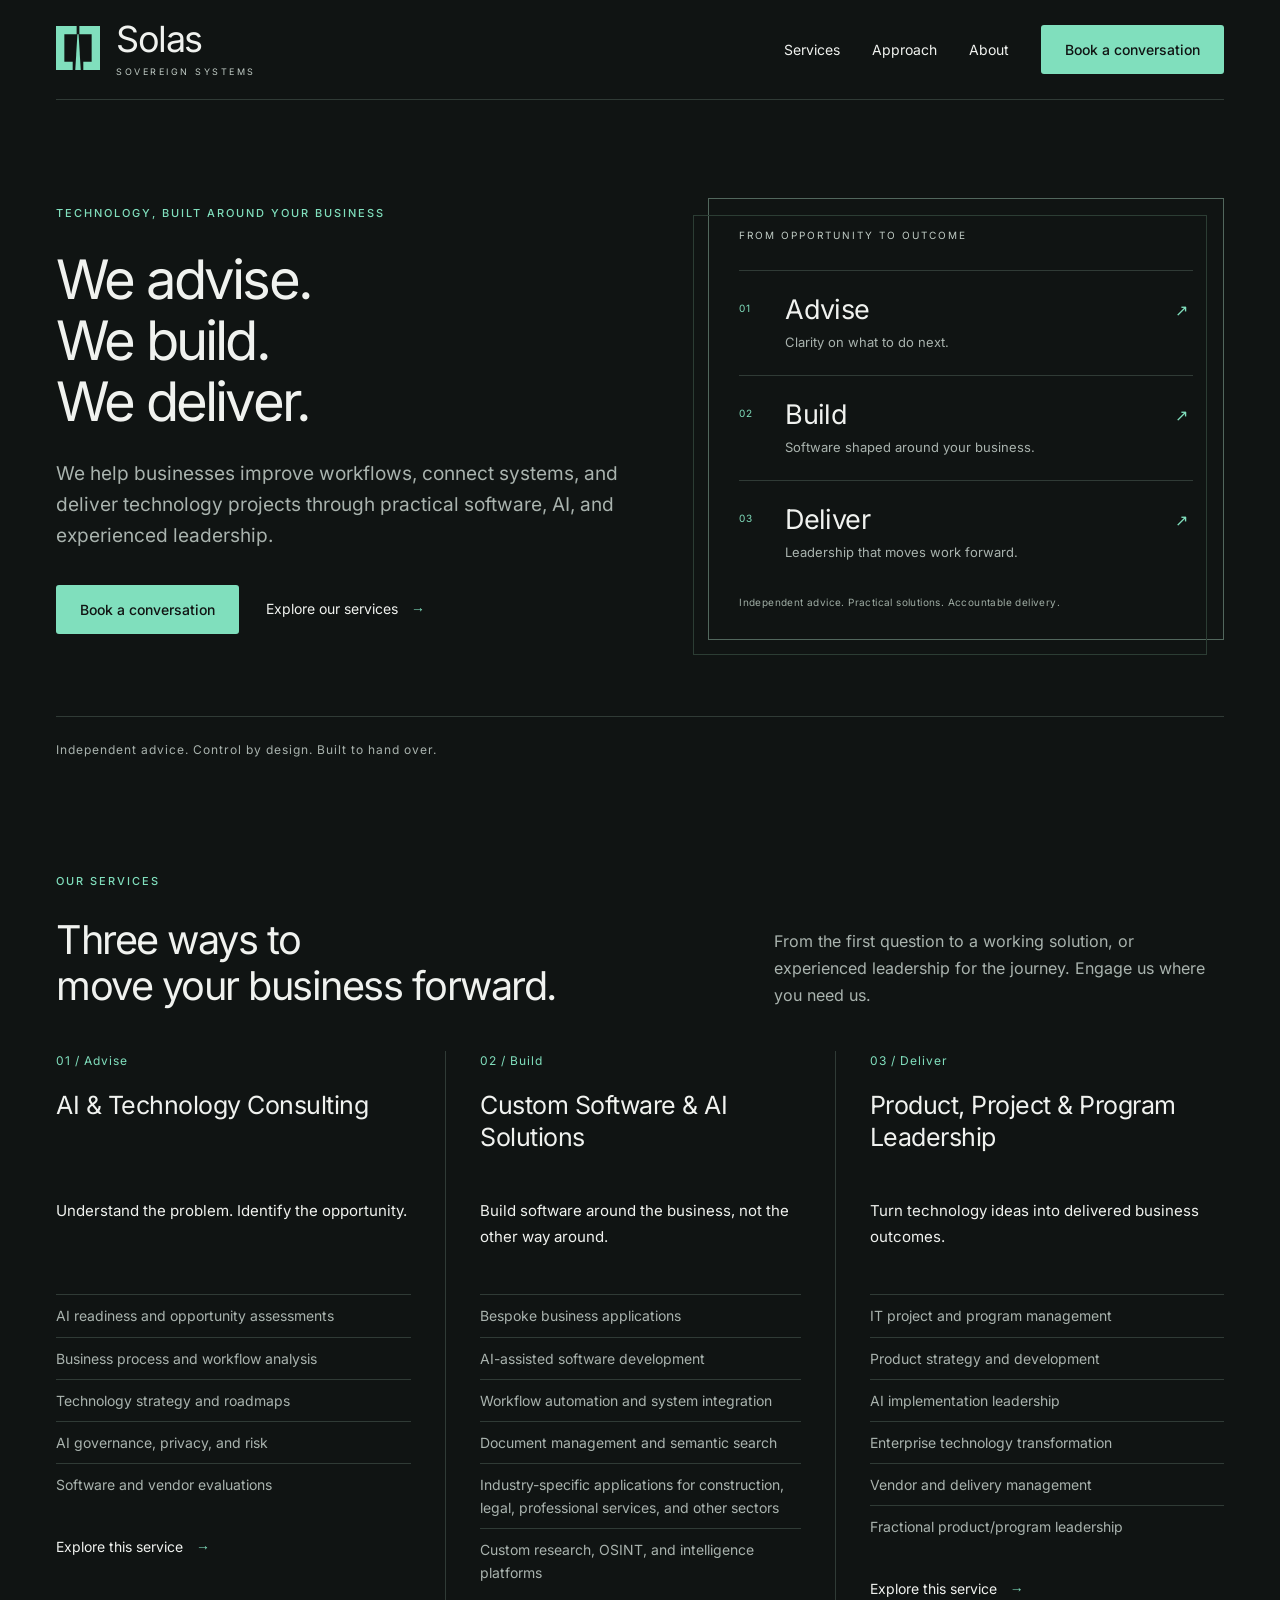
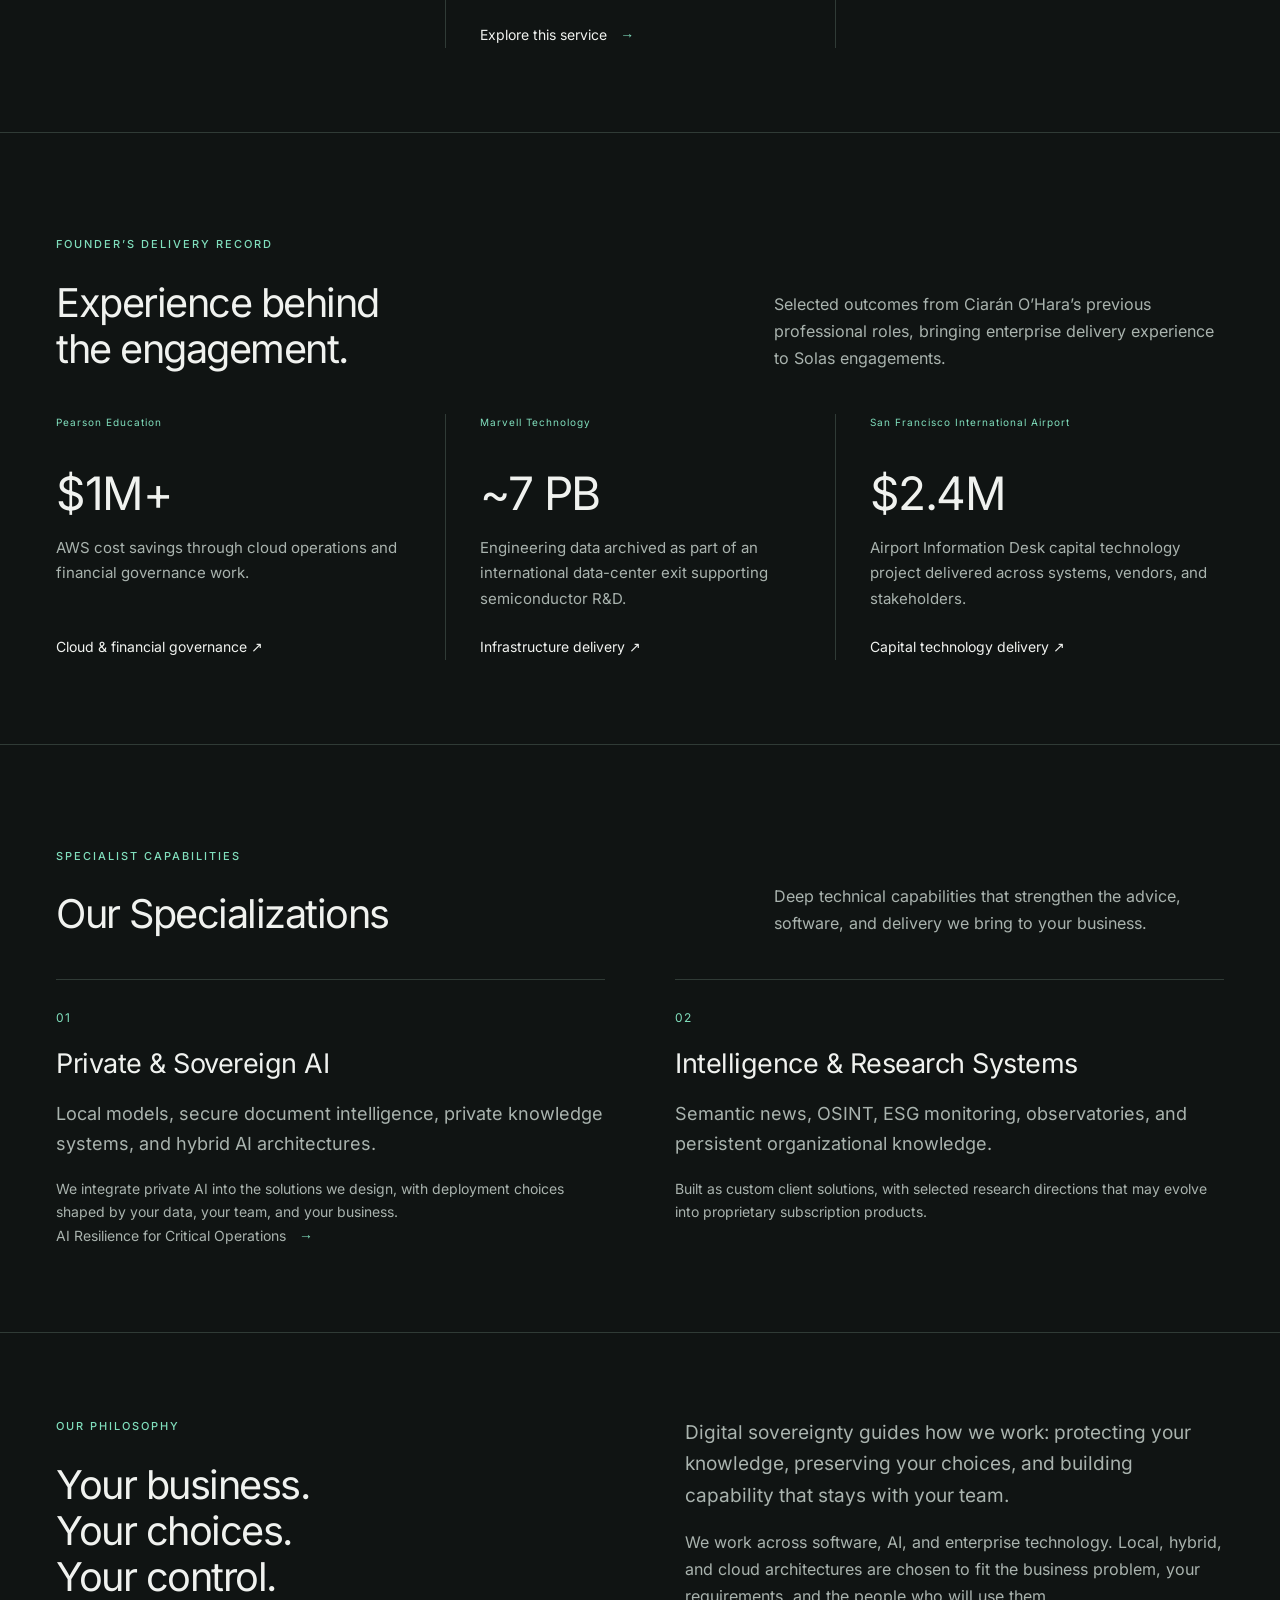
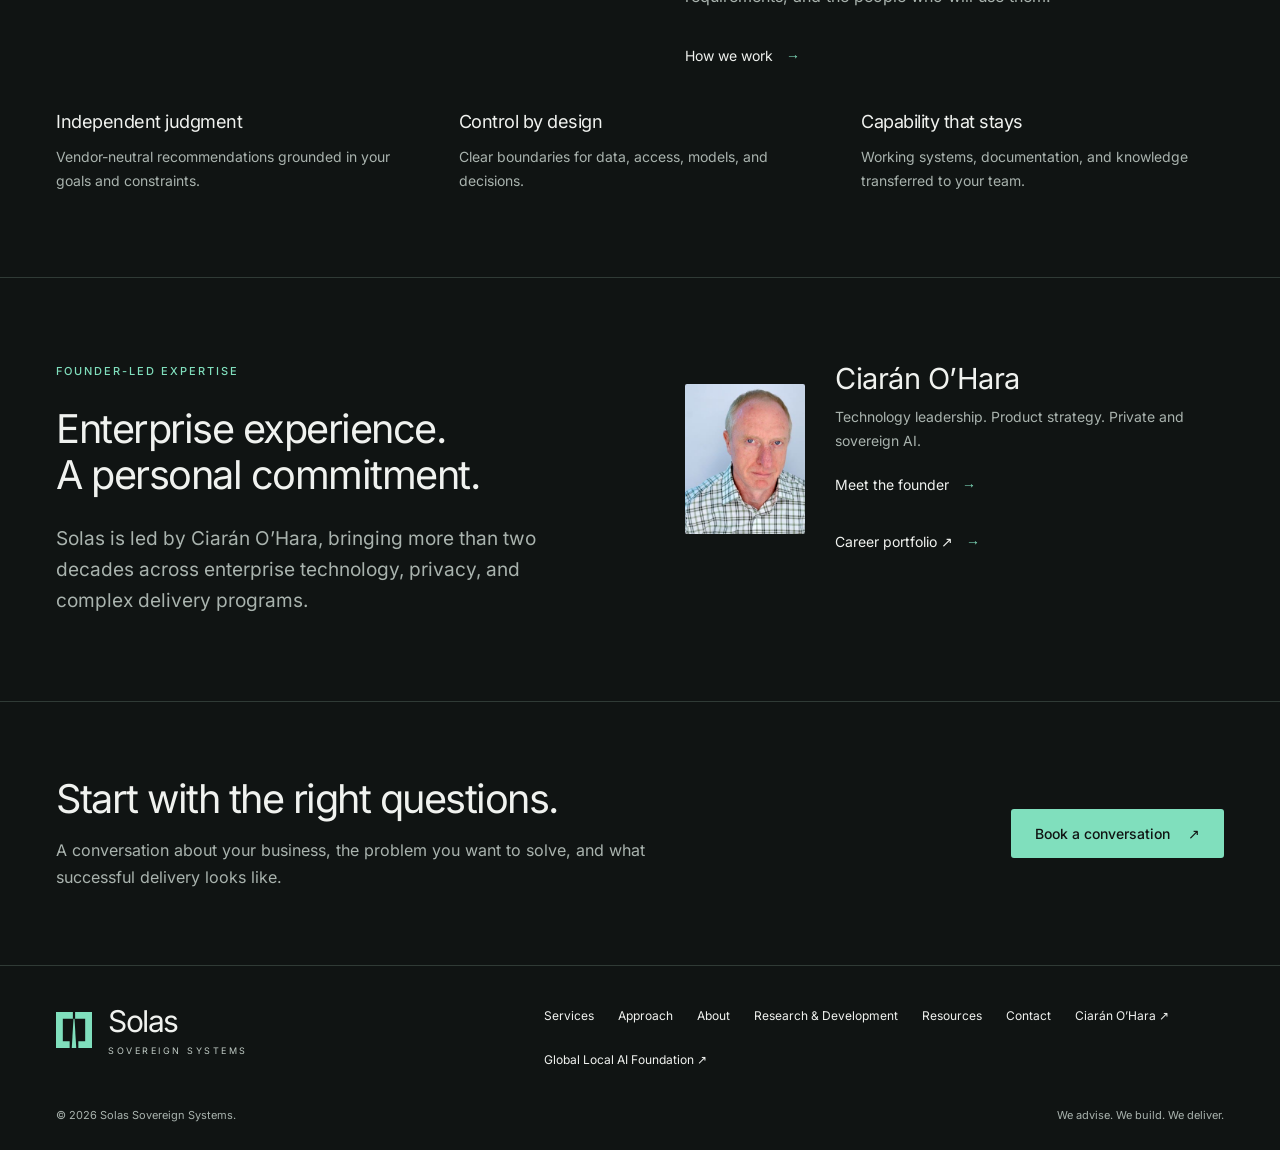
<file: index.html>
<!doctype html>
<html lang="en"><head><meta charset="utf-8"><meta name="viewport" content="width=device-width, initial-scale=1"><title>We advise. We build. We deliver. — Solas Sovereign Systems</title><meta name="description" content="AI and technology consulting, custom software and AI solutions, and product, project and program leadership."><link rel="canonical" href="https://solassovereignsystems.ai/"><meta property="og:type" content="website"><meta property="og:title" content="We advise. We build. We deliver. — Solas Sovereign Systems"><meta property="og:description" content="AI and technology consulting, custom software and AI solutions, and product, project and program leadership."><meta property="og:url" content="https://solassovereignsystems.ai/"><meta property="og:image" content="https://solassovereignsystems.ai/assets/social-card-v4.jpg"><meta property="og:image:width" content="1200"><meta property="og:image:height" content="630"><meta name="twitter:card" content="summary_large_image"><meta name="theme-color" content="#101413"><link rel="icon" href="assets/solas-favicon.svg" type="image/svg+xml"><link rel="apple-touch-icon" href="assets/solas-touch-icon.png"><link rel="preload" href="assets/fonts/inter-regular.woff2" as="font" type="font/woff2" crossorigin><link rel="stylesheet" href="assets/site.css?v=4"><script src="assets/site.js" defer></script><script type="application/ld+json">{"@context": "https://schema.org", "@type": "ProfessionalService", "name": "Solas Sovereign Systems", "url": "https://solassovereignsystems.ai/", "description": "AI and technology consulting, custom software and AI solutions, and product, project and program leadership.", "founder": {"@type": "Person", "name": "Ciarán O’Hara", "image": "https://solassovereignsystems.ai/assets/ciaran-ohara-portrait.jpg"}, "email": "contact@solassovereignsystems.ai"}</script></head>
<body data-page="home"><a class="skip" href="#main">Skip to content</a><header class="header"><nav class="nav wrap" aria-label="Main navigation"><a href="index.html" aria-label="Solas Sovereign Systems home"><span class="brand-lockup"><img class="brand-symbol" src="assets/solas-symbol.svg" alt="" width="44" height="44"><span class="wordmark"><strong>Solas</strong><small>SOVEREIGN SYSTEMS</small></span></span></a><button class="menu-toggle" type="button" aria-expanded="false" aria-controls="main-menu">Menu</button><div class="nav-links" id="main-menu"><a href="expertise.html">Services</a><a href="approach.html">Approach</a><a href="about.html">About</a><a class="button" href="contact.html">Book a conversation</a></div></nav></header><main id="main">
<section class="hero" id="top"><div class="wrap"><div class="hero-grid"><div><p class="eyebrow">Technology, built around your business</p><h1>We advise.<br>We build.<br>We deliver.</h1><p class="lead">We help businesses improve workflows, connect systems, and deliver technology projects through practical software, AI, and experienced leadership.</p><div class="actions"><a class="button" href="contact.html">Book a conversation</a><a class="text-link" href="#services">Explore our services <span aria-hidden="true">→</span></a></div></div><div class="delivery-map" aria-label="Three ways to work with Solas"><p class="architecture-label">FROM OPPORTUNITY TO OUTCOME</p><ol><li><span class="number">01</span><div><strong>Advise</strong><p>Clarity on what to do next.</p></div><span aria-hidden="true">↗</span></li><li><span class="number">02</span><div><strong>Build</strong><p>Software shaped around your business.</p></div><span aria-hidden="true">↗</span></li><li><span class="number">03</span><div><strong>Deliver</strong><p>Leadership that moves work forward.</p></div><span aria-hidden="true">↗</span></li></ol><p class="diagram-note">Independent advice. Practical solutions. Accountable delivery.</p></div></div><p class="trust-line">Independent advice. Control by design. Built to hand over.</p></div></section>
<section class="section first" id="services"><div class="wrap"><div class="section-head"><div><p class="eyebrow">Our services</p><h2>Three ways to<br>move your business forward.</h2></div><p>From the first question to a working solution, or experienced leadership for the journey. Engage us where you need us.</p></div><div class="three service-overview"><article class="offering"><span class="number">01 / Advise</span><h3>AI &amp; Technology Consulting</h3><p class="service-promise">Understand the problem. Identify the opportunity.</p><ul class="service-points"><li>AI readiness and opportunity assessments</li><li>Business process and workflow analysis</li><li>Technology strategy and roadmaps</li><li>AI governance, privacy, and risk</li><li>Software and vendor evaluations</li></ul><a class="text-link" href="expertise.html#consulting">Explore this service <span aria-hidden="true">→</span></a></article><article class="offering"><span class="number">02 / Build</span><h3>Custom Software &amp; AI Solutions</h3><p class="service-promise">Build software around the business, not the other way around.</p><ul class="service-points"><li>Bespoke business applications</li><li>AI-assisted software development</li><li>Workflow automation and system integration</li><li>Document management and semantic search</li><li>Industry-specific applications for construction, legal, professional services, and other sectors</li><li>Custom research, OSINT, and intelligence platforms</li></ul><a class="text-link" href="expertise.html#solutions">Explore this service <span aria-hidden="true">→</span></a></article><article class="offering"><span class="number">03 / Deliver</span><h3>Product, Project &amp; Program Leadership</h3><p class="service-promise">Turn technology ideas into delivered business outcomes.</p><ul class="service-points"><li>IT project and program management</li><li>Product strategy and development</li><li>AI implementation leadership</li><li>Enterprise technology transformation</li><li>Vendor and delivery management</li><li>Fractional product/program leadership</li></ul><a class="text-link" href="expertise.html#leadership">Explore this service <span aria-hidden="true">→</span></a></article></div></div></section>
<section class="section" id="experience"><div class="wrap"><div class="section-head"><div><p class="eyebrow">Founder’s delivery record</p><h2>Experience behind<br>the engagement.</h2></div><p>Selected outcomes from Ciarán O’Hara’s previous professional roles, bringing enterprise delivery experience to Solas engagements.</p></div><div class="three experience-grid"><article class="offering"><span class="number">Pearson Education</span><h3>$1M+</h3><p>AWS cost savings through cloud operations and financial governance work.</p><a class="text-link" href="https://ciaranohara.com/projects.html#finops">Cloud &amp; financial governance ↗</a></article><article class="offering"><span class="number">Marvell Technology</span><h3>~7 PB</h3><p>Engineering data archived as part of an international data-center exit supporting semiconductor R&amp;D.</p><a class="text-link" href="https://ciaranohara.com/projects.html#infra">Infrastructure delivery ↗</a></article><article class="offering"><span class="number">San Francisco International Airport</span><h3>$2.4M</h3><p>Airport Information Desk capital technology project delivered across systems, vendors, and stakeholders.</p><a class="text-link" href="https://ciaranohara.com/projects.html#capital">Capital technology delivery ↗</a></article></div></div></section>
<section class="section" id="specializations"><div class="wrap"><div class="section-head"><div><p class="eyebrow">Specialist capabilities</p><h2>Our Specializations</h2></div><p>Deep technical capabilities that strengthen the advice, software, and delivery we bring to your business.</p></div><div class="specializations"><article><span class="number">01</span><h3>Private &amp; Sovereign AI</h3><p class="lead">Local models, secure document intelligence, private knowledge systems, and hybrid AI architectures.</p><p>We integrate private AI into the solutions we design, with deployment choices shaped by your data, your team, and your business.<a class="text-link" href="expertise.html#critical-operations">AI Resilience for Critical Operations <span aria-hidden="true">→</span></a></p></article><article><span class="number">02</span><h3>Intelligence &amp; Research Systems</h3><p class="lead">Semantic news, OSINT, ESG monitoring, observatories, and persistent organizational knowledge.</p><p>Built as custom client solutions, with selected research directions that may evolve into proprietary subscription products.</p></article></div></div></section>
<section class="section"><div class="wrap"><div class="split"><div><p class="eyebrow">Our philosophy</p><h2>Your business.<br>Your choices.<br>Your control.</h2></div><div><p class="lead" style="margin-top:0">Digital sovereignty guides how we work: protecting your knowledge, preserving your choices, and building capability that stays with your team.</p><p>We work across software, AI, and enterprise technology. Local, hybrid, and cloud architectures are chosen to fit the business problem, your requirements, and the people who will use them.</p><div class="actions"><a class="text-link" href="approach.html">How we work <span aria-hidden="true">→</span></a></div></div></div><div class="principles"><article><h3>Independent judgment</h3><p>Vendor-neutral recommendations grounded in your goals and constraints.</p></article><article><h3>Control by design</h3><p>Clear boundaries for data, access, models, and decisions.</p></article><article><h3>Capability that stays</h3><p>Working systems, documentation, and knowledge transferred to your team.</p></article></div></div></section>
<section class="section"><div class="wrap split"><div><p class="eyebrow">Founder-led expertise</p><h2>Enterprise experience.<br>A personal commitment.</h2><p class="lead">Solas is led by Ciarán O’Hara, bringing more than two decades across enterprise technology, privacy, and complex delivery programs.</p></div><div class="portrait-teaser"><img src="assets/ciaran-ohara-portrait.jpg" alt="Ciarán O’Hara, founder of Solas Sovereign Systems" width="120" height="150" loading="lazy"><div><h3>Ciarán O’Hara</h3><p>Technology leadership. Product strategy. Private and sovereign AI.</p><a class="text-link" href="about.html">Meet the founder <span aria-hidden="true">→</span></a><div style="margin-top:12px"><a class="text-link" href="https://ciaranohara.com/">Career portfolio ↗ <span aria-hidden="true">→</span></a></div></div></div></div></section>
<section class="cta"><div class="wrap cta-inner"><div><h2>Start with the right questions.</h2><p>A conversation about your business, the problem you want to solve, and what successful delivery looks like.</p></div><a class="button" href="contact.html">Book a conversation <span aria-hidden="true">↗</span></a></div></section>
</main><footer class="footer"><div class="wrap"><div class="footer-top"><a href="index.html" aria-label="Solas Sovereign Systems home"><span class="brand-lockup"><img class="brand-symbol" src="assets/solas-symbol.svg" alt="" width="44" height="44"><span class="wordmark"><strong>Solas</strong><small>SOVEREIGN SYSTEMS</small></span></span></a><nav class="footer-links" aria-label="Footer navigation"><a href="expertise.html">Services</a><a href="approach.html">Approach</a><a href="about.html">About</a><a href="platform.html">Research &amp; Development</a><a href="resources.html">Resources</a><a href="contact.html">Contact</a><a href="https://ciaranohara.com/">Ciarán O’Hara ↗</a><a href="https://globallocalai.org/">Global Local AI Foundation ↗</a></nav></div><div class="footer-bottom"><span>© 2026 Solas Sovereign Systems.</span><span>We advise. We build. We deliver.</span></div></div></footer></body></html>
</file>
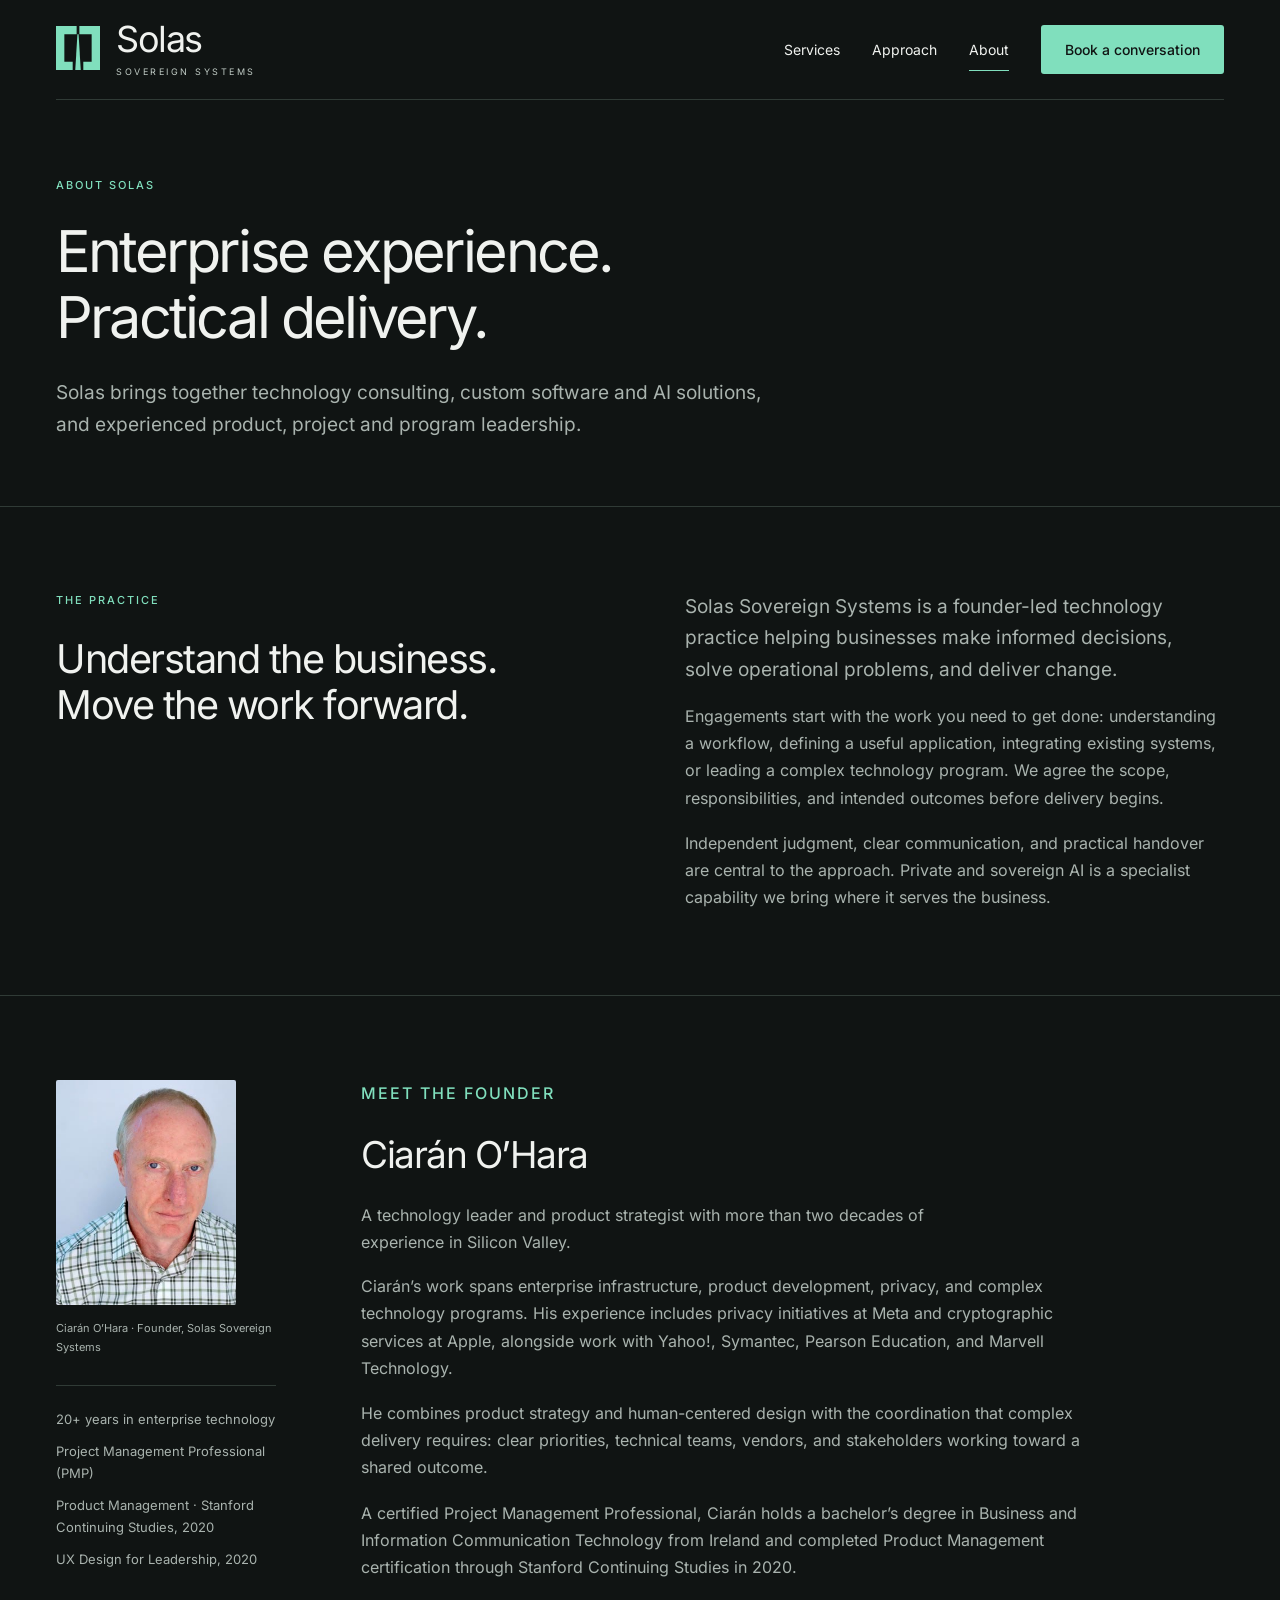
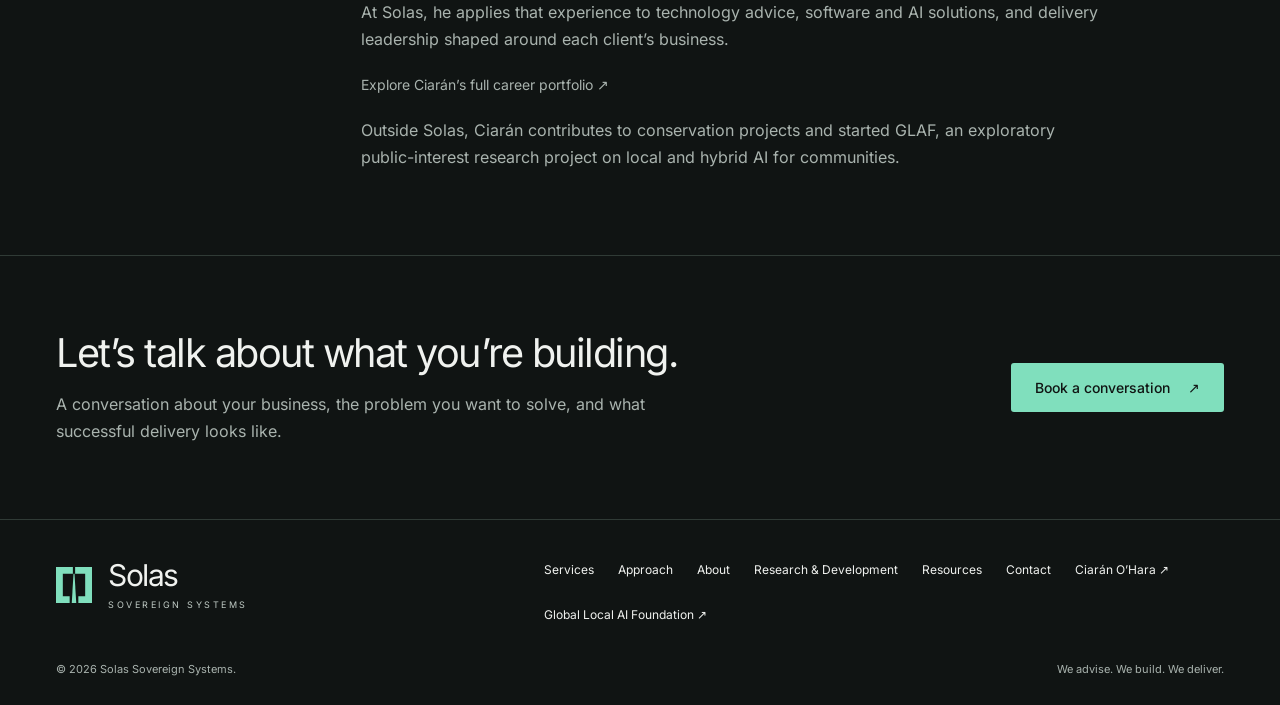
<file: about.html>
<!doctype html>
<html lang="en"><head><meta charset="utf-8"><meta name="viewport" content="width=device-width, initial-scale=1"><title>About &amp; founder — Solas Sovereign Systems</title><meta name="description" content="Meet Ciarán O’Hara, founder of Solas Sovereign Systems: more than two decades in enterprise technology, product strategy, privacy, and complex program delivery."><link rel="canonical" href="https://solassovereignsystems.ai/about.html"><meta property="og:type" content="website"><meta property="og:title" content="About &amp; founder — Solas Sovereign Systems"><meta property="og:description" content="Meet Ciarán O’Hara, founder of Solas Sovereign Systems: more than two decades in enterprise technology, product strategy, privacy, and complex program delivery."><meta property="og:url" content="https://solassovereignsystems.ai/about.html"><meta property="og:image" content="https://solassovereignsystems.ai/assets/social-card-v4.jpg"><meta property="og:image:width" content="1200"><meta property="og:image:height" content="630"><meta name="twitter:card" content="summary_large_image"><meta name="theme-color" content="#101413"><link rel="icon" href="assets/solas-favicon.svg" type="image/svg+xml"><link rel="apple-touch-icon" href="assets/solas-touch-icon.png"><link rel="preload" href="assets/fonts/inter-regular.woff2" as="font" type="font/woff2" crossorigin><link rel="stylesheet" href="assets/site.css?v=4"><script src="assets/site.js" defer></script><script type="application/ld+json">{"@context": "https://schema.org", "@type": "ProfessionalService", "name": "Solas Sovereign Systems", "url": "https://solassovereignsystems.ai/", "description": "AI and technology consulting, custom software and AI solutions, and product, project and program leadership.", "founder": {"@type": "Person", "name": "Ciarán O’Hara", "image": "https://solassovereignsystems.ai/assets/ciaran-ohara-portrait.jpg"}, "email": "contact@solassovereignsystems.ai"}</script></head>
<body data-page="about"><a class="skip" href="#main">Skip to content</a><header class="header"><nav class="nav wrap" aria-label="Main navigation"><a href="index.html" aria-label="Solas Sovereign Systems home"><span class="brand-lockup"><img class="brand-symbol" src="assets/solas-symbol.svg" alt="" width="44" height="44"><span class="wordmark"><strong>Solas</strong><small>SOVEREIGN SYSTEMS</small></span></span></a><button class="menu-toggle" type="button" aria-expanded="false" aria-controls="main-menu">Menu</button><div class="nav-links" id="main-menu"><a href="expertise.html">Services</a><a href="approach.html">Approach</a><a href="about.html" aria-current="page">About</a><a class="button" href="contact.html">Book a conversation</a></div></nav></header><main id="main"><section class="page-hero"><div class="wrap"><p class="eyebrow">About Solas</p><h1>Enterprise experience.<br>Practical delivery.</h1><p class="lead">Solas brings together technology consulting, custom software and AI solutions, and experienced product, project and program leadership.</p></div></section><section class="section" id="practice"><div class="wrap split"><div><p class="eyebrow">The practice</p><h2>Understand the business.<br>Move the work forward.</h2></div><div><p class="lead" style="margin-top:0">Solas Sovereign Systems is a founder-led technology practice helping businesses make informed decisions, solve operational problems, and deliver change.</p><p>Engagements start with the work you need to get done: understanding a workflow, defining a useful application, integrating existing systems, or leading a complex technology program. We agree the scope, responsibilities, and intended outcomes before delivery begins.</p><p>Independent judgment, clear communication, and practical handover are central to the approach. Private and sovereign AI is a specialist capability we bring where it serves the business.</p></div></div></section>
<section class="section" id="founder"><div class="wrap bio-layout"><aside class="bio-aside"><div><img class="founder-photo" src="assets/ciaran-ohara-portrait.jpg" alt="Portrait of Ciarán O’Hara" width="400" height="500"><p class="photo-caption">Ciarán O’Hara · Founder, Solas Sovereign Systems</p></div><div class="credentials"><p>20+ years in enterprise technology</p><p>Project Management Professional (PMP)</p><p>Product Management · Stanford Continuing Studies, 2020</p><p>UX Design for Leadership, 2020</p></div></aside><div class="prose"><p class="eyebrow">Meet the founder</p><h2>Ciarán O’Hara</h2><p class="lead">A technology leader and product strategist with more than two decades of experience in Silicon Valley.</p><p>Ciarán’s work spans enterprise infrastructure, product development, privacy, and complex technology programs. His experience includes privacy initiatives at Meta and cryptographic services at Apple, alongside work with Yahoo!, Symantec, Pearson Education, and Marvell Technology.</p><p>He combines product strategy and human-centered design with the coordination that complex delivery requires: clear priorities, technical teams, vendors, and stakeholders working toward a shared outcome.</p><p>A certified Project Management Professional, Ciarán holds a bachelor’s degree in Business and Information Communication Technology from Ireland and completed Product Management certification through Stanford Continuing Studies in 2020.</p><p>At Solas, he applies that experience to technology advice, software and AI solutions, and delivery leadership shaped around each client’s business.</p><p><a class="text-link" href="https://ciaranohara.com/projects.html">Explore Ciarán’s full career portfolio ↗</a></p><p class="subtle" id="foundation">Outside Solas, Ciarán contributes to conservation projects and started GLAF, an exploratory public-interest research project on local and hybrid AI for communities.</p></div></div></section>
<section class="cta"><div class="wrap cta-inner"><div><h2>Let’s talk about what you’re building.</h2><p>A conversation about your business, the problem you want to solve, and what successful delivery looks like.</p></div><a class="button" href="contact.html">Book a conversation <span aria-hidden="true">↗</span></a></div></section></main><footer class="footer"><div class="wrap"><div class="footer-top"><a href="index.html" aria-label="Solas Sovereign Systems home"><span class="brand-lockup"><img class="brand-symbol" src="assets/solas-symbol.svg" alt="" width="44" height="44"><span class="wordmark"><strong>Solas</strong><small>SOVEREIGN SYSTEMS</small></span></span></a><nav class="footer-links" aria-label="Footer navigation"><a href="expertise.html">Services</a><a href="approach.html">Approach</a><a href="about.html">About</a><a href="platform.html">Research &amp; Development</a><a href="resources.html">Resources</a><a href="contact.html">Contact</a><a href="https://ciaranohara.com/">Ciarán O’Hara ↗</a><a href="https://globallocalai.org/">Global Local AI Foundation ↗</a></nav></div><div class="footer-bottom"><span>© 2026 Solas Sovereign Systems.</span><span>We advise. We build. We deliver.</span></div></div></footer></body></html>
</file>
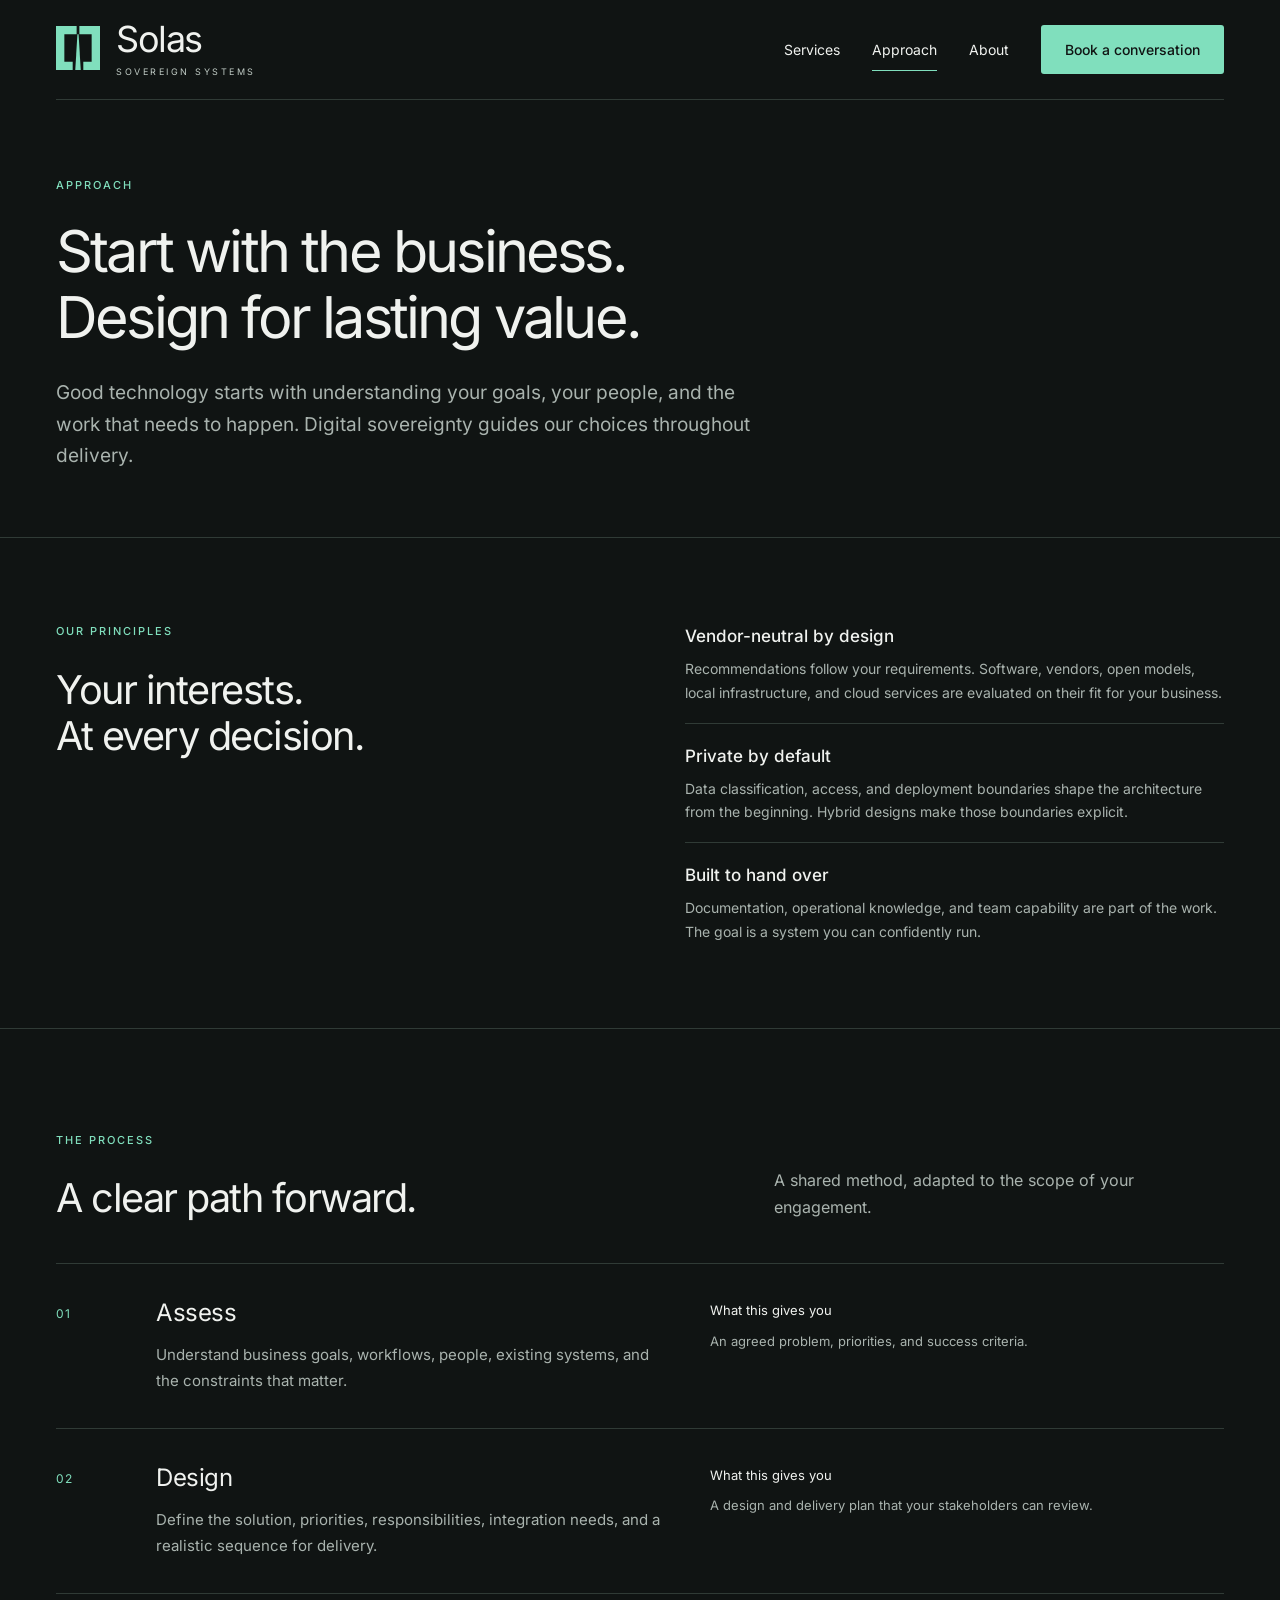
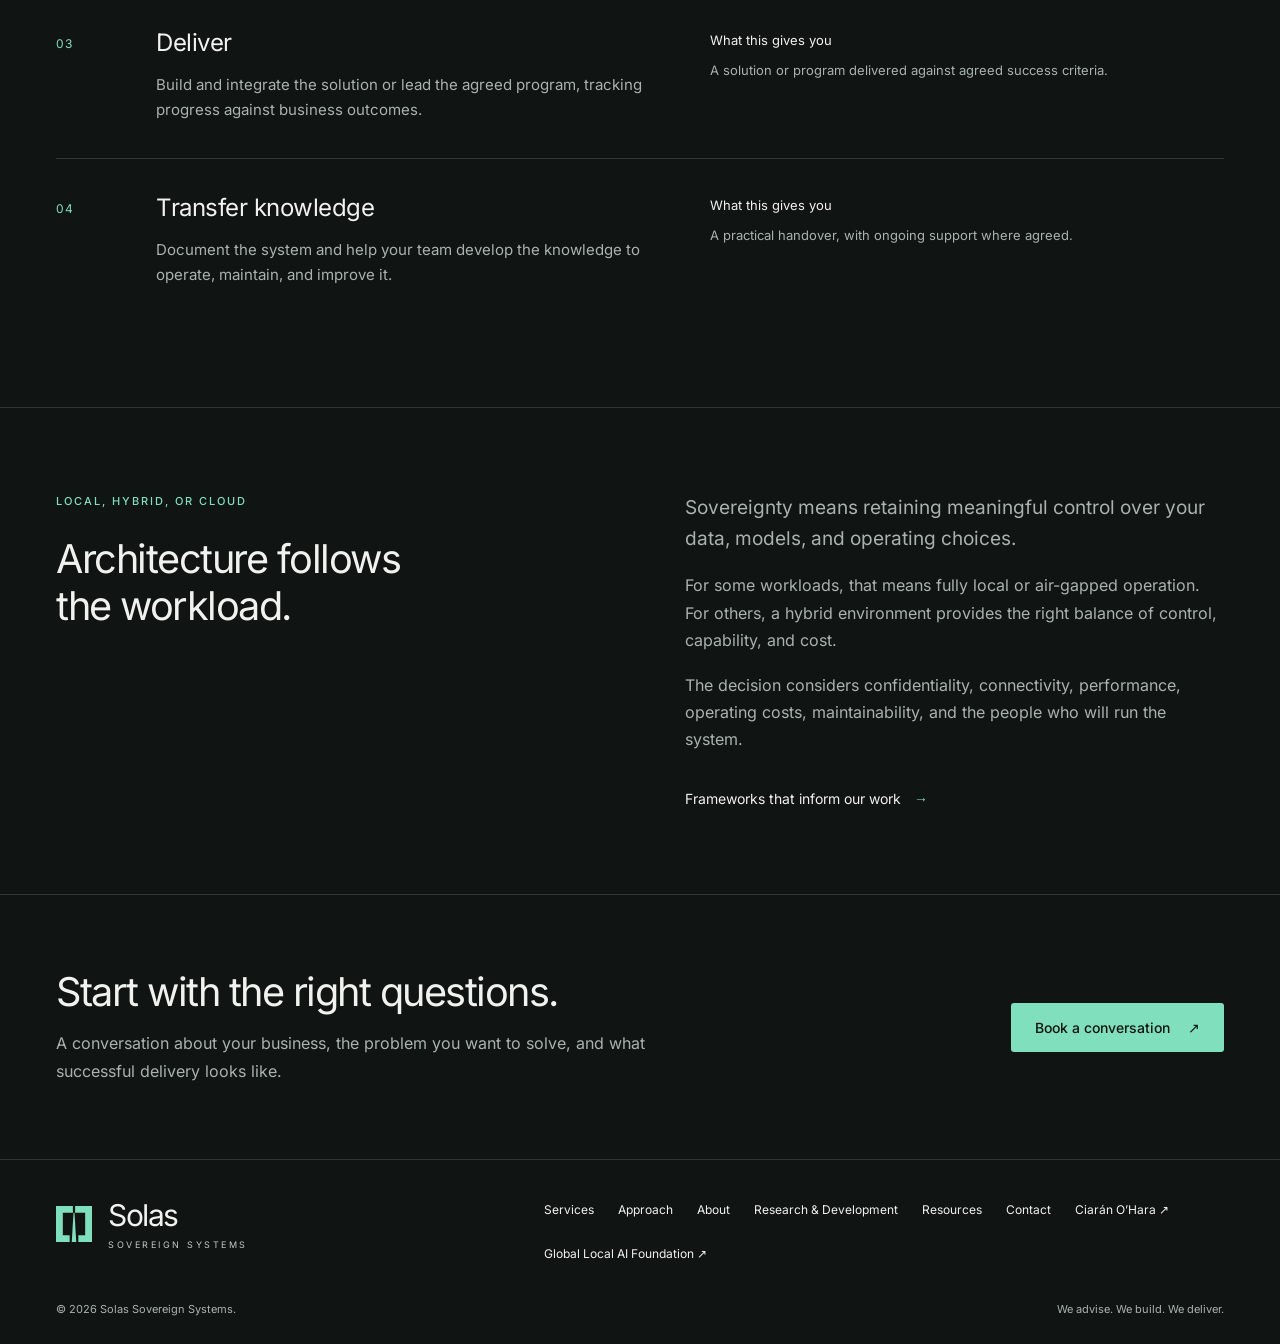
<file: approach.html>
<!doctype html>
<html lang="en"><head><meta charset="utf-8"><meta name="viewport" content="width=device-width, initial-scale=1"><title>Approach — Solas Sovereign Systems</title><meta name="description" content="Independent advice, practical delivery, and knowledge transfer across software, AI, and technology programs."><link rel="canonical" href="https://solassovereignsystems.ai/approach.html"><meta property="og:type" content="website"><meta property="og:title" content="Approach — Solas Sovereign Systems"><meta property="og:description" content="Independent advice, practical delivery, and knowledge transfer across software, AI, and technology programs."><meta property="og:url" content="https://solassovereignsystems.ai/approach.html"><meta property="og:image" content="https://solassovereignsystems.ai/assets/social-card-v4.jpg"><meta property="og:image:width" content="1200"><meta property="og:image:height" content="630"><meta name="twitter:card" content="summary_large_image"><meta name="theme-color" content="#101413"><link rel="icon" href="assets/solas-favicon.svg" type="image/svg+xml"><link rel="apple-touch-icon" href="assets/solas-touch-icon.png"><link rel="preload" href="assets/fonts/inter-regular.woff2" as="font" type="font/woff2" crossorigin><link rel="stylesheet" href="assets/site.css?v=4"><script src="assets/site.js" defer></script><script type="application/ld+json">{"@context": "https://schema.org", "@type": "ProfessionalService", "name": "Solas Sovereign Systems", "url": "https://solassovereignsystems.ai/", "description": "AI and technology consulting, custom software and AI solutions, and product, project and program leadership.", "founder": {"@type": "Person", "name": "Ciarán O’Hara", "image": "https://solassovereignsystems.ai/assets/ciaran-ohara-portrait.jpg"}, "email": "contact@solassovereignsystems.ai"}</script></head>
<body data-page="approach"><a class="skip" href="#main">Skip to content</a><header class="header"><nav class="nav wrap" aria-label="Main navigation"><a href="index.html" aria-label="Solas Sovereign Systems home"><span class="brand-lockup"><img class="brand-symbol" src="assets/solas-symbol.svg" alt="" width="44" height="44"><span class="wordmark"><strong>Solas</strong><small>SOVEREIGN SYSTEMS</small></span></span></a><button class="menu-toggle" type="button" aria-expanded="false" aria-controls="main-menu">Menu</button><div class="nav-links" id="main-menu"><a href="expertise.html">Services</a><a href="approach.html" aria-current="page">Approach</a><a href="about.html">About</a><a class="button" href="contact.html">Book a conversation</a></div></nav></header><main id="main"><section class="page-hero"><div class="wrap"><p class="eyebrow">Approach</p><h1>Start with the business.<br>Design for lasting value.</h1><p class="lead">Good technology starts with understanding your goals, your people, and the work that needs to happen. Digital sovereignty guides our choices throughout delivery.</p></div></section><section class="section" id="principles"><div class="wrap split"><div><p class="eyebrow">Our principles</p><h2>Your interests.<br>At every decision.</h2></div><ul class="detail-list"><li><strong>Vendor-neutral by design</strong><p>Recommendations follow your requirements. Software, vendors, open models, local infrastructure, and cloud services are evaluated on their fit for your business.</p></li><li><strong>Private by default</strong><p>Data classification, access, and deployment boundaries shape the architecture from the beginning. Hybrid designs make those boundaries explicit.</p></li><li><strong>Built to hand over</strong><p>Documentation, operational knowledge, and team capability are part of the work. The goal is a system you can confidently run.</p></li></ul></div></section><section class="section" id="process"><div class="wrap"><div class="section-head"><div><p class="eyebrow">The process</p><h2>A clear path forward.</h2></div><p>A shared method, adapted to the scope of your engagement.</p></div><div class="steps"><article class="step"><span class="number">01</span><div><h3>Assess</h3><p style="margin-top:15px">Understand business goals, workflows, people, existing systems, and the constraints that matter.</p></div><p class="outcome"><strong>What this gives you</strong>An agreed problem, priorities, and success criteria.</p></article><article class="step"><span class="number">02</span><div><h3>Design</h3><p style="margin-top:15px">Define the solution, priorities, responsibilities, integration needs, and a realistic sequence for delivery.</p></div><p class="outcome"><strong>What this gives you</strong>A design and delivery plan that your stakeholders can review.</p></article><article class="step"><span class="number">03</span><div><h3>Deliver</h3><p style="margin-top:15px">Build and integrate the solution or lead the agreed program, tracking progress against business outcomes.</p></div><p class="outcome"><strong>What this gives you</strong>A solution or program delivered against agreed success criteria.</p></article><article class="step"><span class="number">04</span><div><h3>Transfer knowledge</h3><p style="margin-top:15px">Document the system and help your team develop the knowledge to operate, maintain, and improve it.</p></div><p class="outcome"><strong>What this gives you</strong>A practical handover, with ongoing support where agreed.</p></article></div></div></section><section class="section"><div class="wrap split"><div><p class="eyebrow">Local, hybrid, or cloud</p><h2>Architecture follows<br>the workload.</h2></div><div><p class="lead" style="margin-top:0">Sovereignty means retaining meaningful control over your data, models, and operating choices.</p><p>For some workloads, that means fully local or air-gapped operation. For others, a hybrid environment provides the right balance of control, capability, and cost.</p><p>The decision considers confidentiality, connectivity, performance, operating costs, maintainability, and the people who will run the system.</p><div class="actions"><a class="text-link" href="resources.html">Frameworks that inform our work <span aria-hidden="true">→</span></a></div></div></div></section><section class="cta"><div class="wrap cta-inner"><div><h2>Start with the right questions.</h2><p>A conversation about your business, the problem you want to solve, and what successful delivery looks like.</p></div><a class="button" href="contact.html">Book a conversation <span aria-hidden="true">↗</span></a></div></section></main><footer class="footer"><div class="wrap"><div class="footer-top"><a href="index.html" aria-label="Solas Sovereign Systems home"><span class="brand-lockup"><img class="brand-symbol" src="assets/solas-symbol.svg" alt="" width="44" height="44"><span class="wordmark"><strong>Solas</strong><small>SOVEREIGN SYSTEMS</small></span></span></a><nav class="footer-links" aria-label="Footer navigation"><a href="expertise.html">Services</a><a href="approach.html">Approach</a><a href="about.html">About</a><a href="platform.html">Research &amp; Development</a><a href="resources.html">Resources</a><a href="contact.html">Contact</a><a href="https://ciaranohara.com/">Ciarán O’Hara ↗</a><a href="https://globallocalai.org/">Global Local AI Foundation ↗</a></nav></div><div class="footer-bottom"><span>© 2026 Solas Sovereign Systems.</span><span>We advise. We build. We deliver.</span></div></div></footer></body></html>
</file>
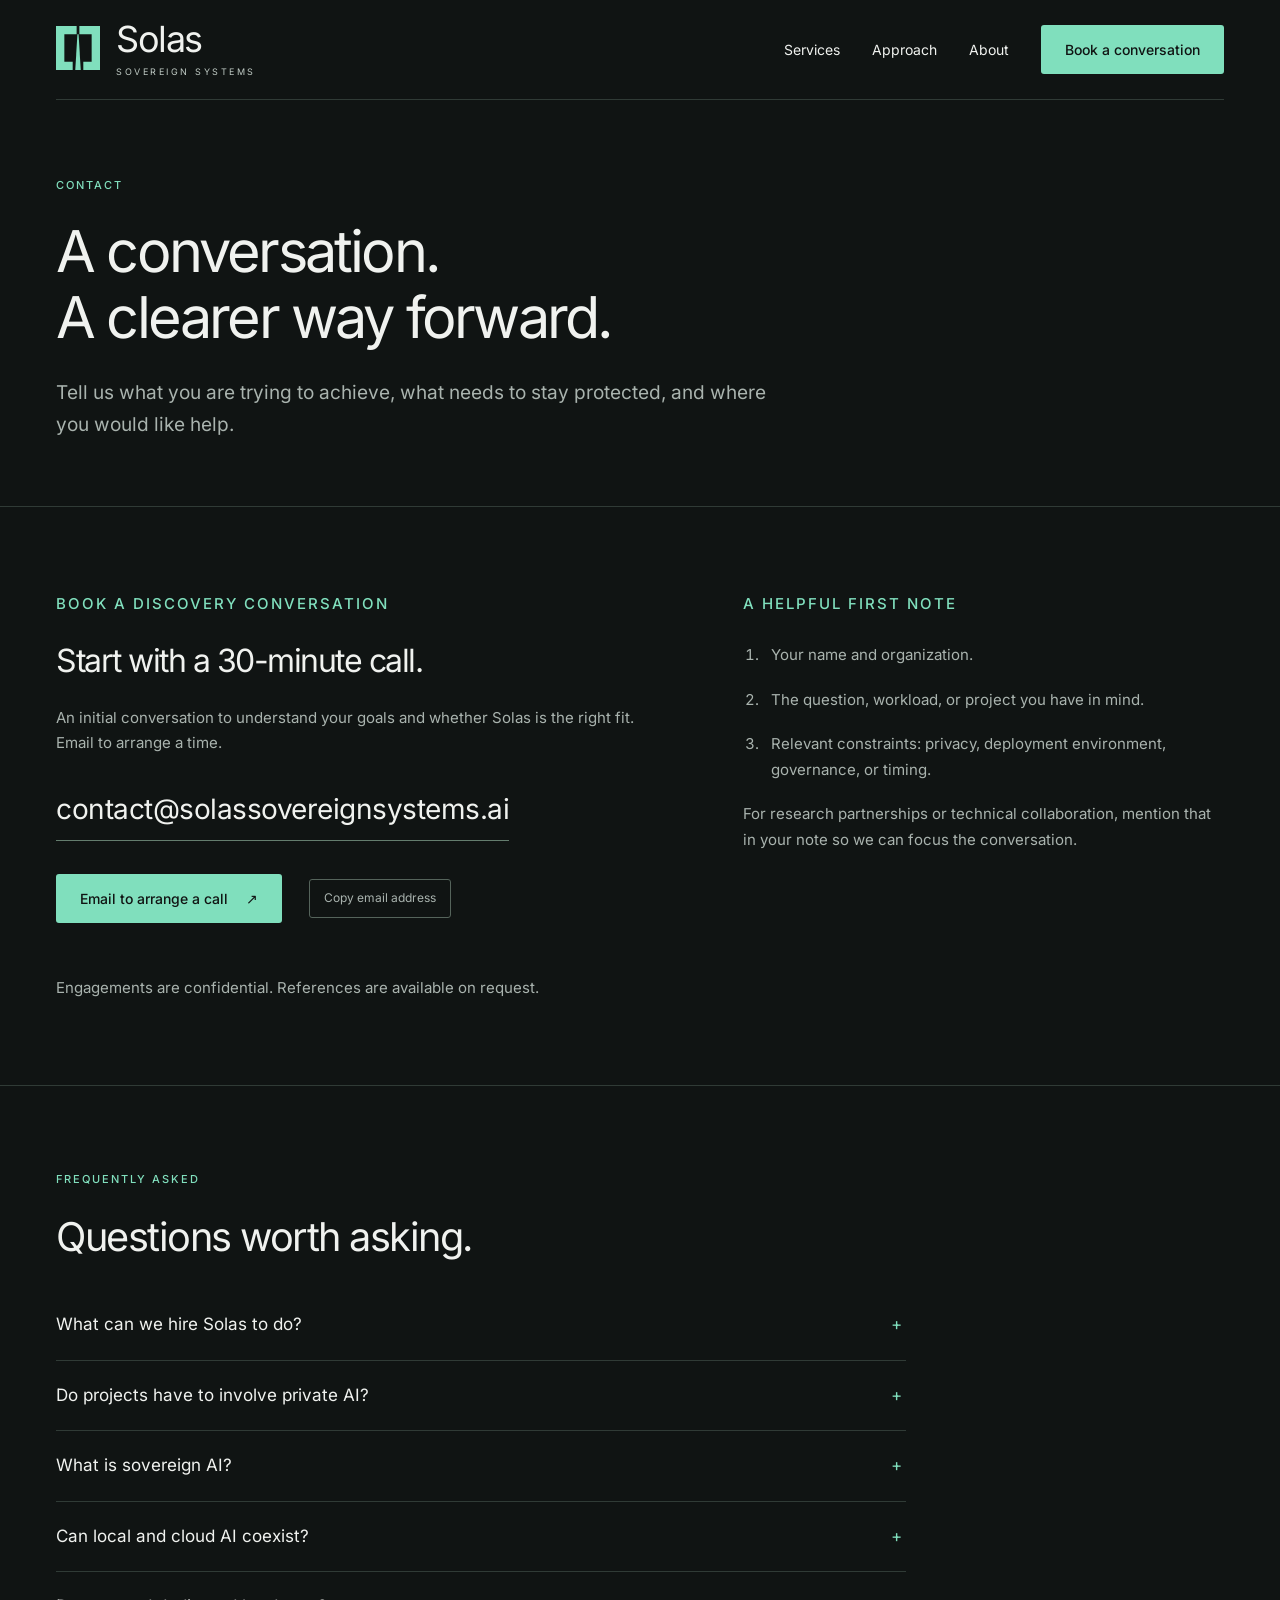
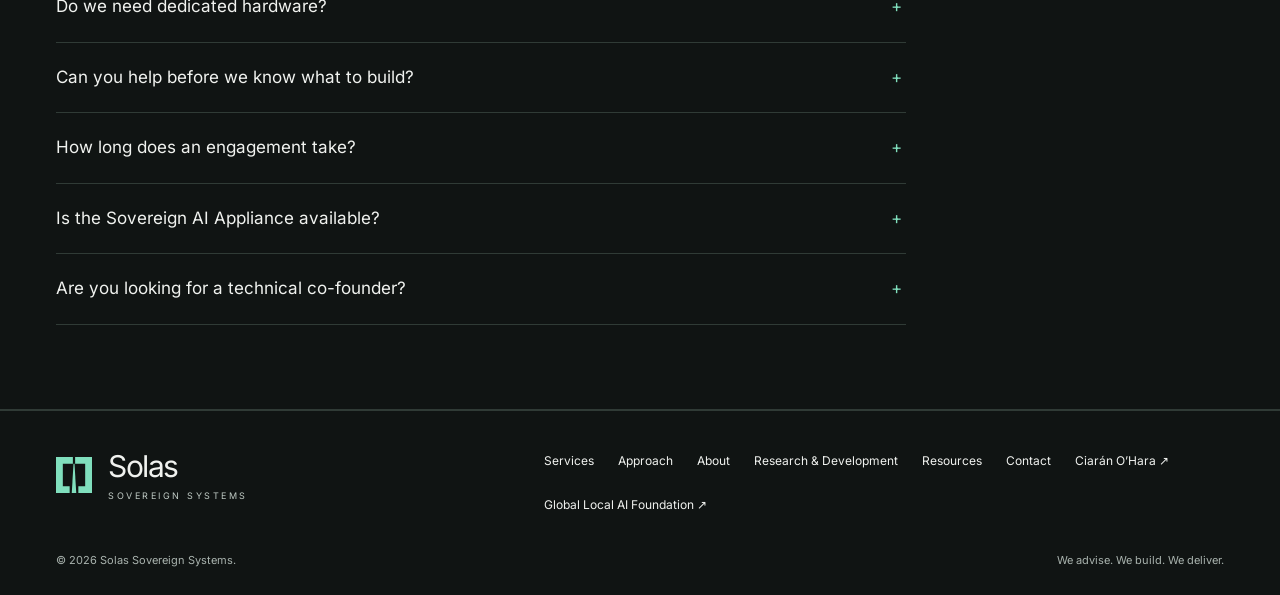
<file: contact.html>
<!doctype html>
<html lang="en"><head><meta charset="utf-8"><meta name="viewport" content="width=device-width, initial-scale=1"><title>Contact — Solas Sovereign Systems</title><meta name="description" content="Arrange a discovery conversation about technology consulting, custom software and AI solutions, or product, project and program leadership."><link rel="canonical" href="https://solassovereignsystems.ai/contact.html"><meta property="og:type" content="website"><meta property="og:title" content="Contact — Solas Sovereign Systems"><meta property="og:description" content="Arrange a discovery conversation about technology consulting, custom software and AI solutions, or product, project and program leadership."><meta property="og:url" content="https://solassovereignsystems.ai/contact.html"><meta property="og:image" content="https://solassovereignsystems.ai/assets/social-card-v4.jpg"><meta property="og:image:width" content="1200"><meta property="og:image:height" content="630"><meta name="twitter:card" content="summary_large_image"><meta name="theme-color" content="#101413"><link rel="icon" href="assets/solas-favicon.svg" type="image/svg+xml"><link rel="apple-touch-icon" href="assets/solas-touch-icon.png"><link rel="preload" href="assets/fonts/inter-regular.woff2" as="font" type="font/woff2" crossorigin><link rel="stylesheet" href="assets/site.css?v=4"><script src="assets/site.js" defer></script><script type="application/ld+json">{"@context": "https://schema.org", "@type": "ProfessionalService", "name": "Solas Sovereign Systems", "url": "https://solassovereignsystems.ai/", "description": "AI and technology consulting, custom software and AI solutions, and product, project and program leadership.", "founder": {"@type": "Person", "name": "Ciarán O’Hara", "image": "https://solassovereignsystems.ai/assets/ciaran-ohara-portrait.jpg"}, "email": "contact@solassovereignsystems.ai"}</script></head>
<body data-page="contact"><a class="skip" href="#main">Skip to content</a><header class="header"><nav class="nav wrap" aria-label="Main navigation"><a href="index.html" aria-label="Solas Sovereign Systems home"><span class="brand-lockup"><img class="brand-symbol" src="assets/solas-symbol.svg" alt="" width="44" height="44"><span class="wordmark"><strong>Solas</strong><small>SOVEREIGN SYSTEMS</small></span></span></a><button class="menu-toggle" type="button" aria-expanded="false" aria-controls="main-menu">Menu</button><div class="nav-links" id="main-menu"><a href="expertise.html">Services</a><a href="approach.html">Approach</a><a href="about.html">About</a><a class="button" href="contact.html" aria-current="page">Book a conversation</a></div></nav></header><main id="main"><section class="page-hero"><div class="wrap"><p class="eyebrow">Contact</p><h1>A conversation.<br>A clearer way forward.</h1><p class="lead">Tell us what you are trying to achieve, what needs to stay protected, and where you would like help.</p></div></section><section class="section"><div class="wrap contact-grid"><div><p class="eyebrow">Book a discovery conversation</p><h2>Start with a 30-minute call.</h2><p>An initial conversation to understand your goals and whether Solas is the right fit. Email to arrange a time.</p><div style="margin-top:30px"><a class="email" href="mailto:contact@solassovereignsystems.ai?subject=Solas%20discovery%20conversation">contact@solassovereignsystems.ai</a></div><div class="actions"><a class="button" href="mailto:contact@solassovereignsystems.ai?subject=Solas%20discovery%20conversation">Email to arrange a call <span aria-hidden="true">↗</span></a><button class="copy" type="button" data-copy-email>Copy email address</button></div><p class="copy-status" role="status" aria-live="polite"></p><p class="subtle">Engagements are confidential. References are available on request.</p></div><div><p class="eyebrow">A helpful first note</p><ol><li>Your name and organization.</li><li>The question, workload, or project you have in mind.</li><li>Relevant constraints: privacy, deployment environment, governance, or timing.</li></ol><p class="subtle">For research partnerships or technical collaboration, mention that in your note so we can focus the conversation.</p></div></div></section>
<section class="section" id="faq"><div class="wrap"><p class="eyebrow">Frequently asked</p><h2 style="margin-bottom:30px">Questions worth asking.</h2><div class="faq"><details><summary>What can we hire Solas to do?</summary><p>Our three primary services are AI and technology consulting, custom software and AI solutions, and product, project and program leadership. We work across industries and shape engagements around the business problem.</p></details><details><summary>Do projects have to involve private AI?</summary><p>No. We build business software, automate workflows, integrate systems, and lead technology programs. Private and sovereign AI is a specialist capability we bring where it fits the project.</p></details><details><summary>What is sovereign AI?</summary><p>Sovereign AI is about retaining meaningful control over your AI capability: data, models, infrastructure, governance, and operating choices. The right design depends on your environment and obligations.</p></details><details><summary>Can local and cloud AI coexist?</summary><p>Yes. A hybrid approach can keep sensitive workloads within your controlled environment while using cloud services for suitable tasks. Data flows and access boundaries should be explicit.</p></details><details><summary>Do we need dedicated hardware?</summary><p>Not always. The answer depends on model size, workloads, performance expectations, and existing infrastructure. Assessment helps determine an appropriate starting point.</p></details><details><summary>Can you help before we know what to build?</summary><p>Yes. AI readiness assessments, strategy work, and executive workshops are designed to clarify opportunities and constraints before you commit to implementation.</p></details><details><summary>How long does an engagement take?</summary><p>It depends on scope, infrastructure, integrations, and governance requirements. We agree priorities, deliverables, and a realistic timeline before the engagement begins.</p></details><details><summary>Is the Sovereign AI Appliance available?</summary><p>The appliance is in development and is not yet for sale. Consulting, custom software and AI solutions, and delivery leadership are available today. The appliance remains a research and development project.</p></details><details><summary>Are you looking for a technical co-founder?</summary><p>Solas welcomes conversations with potential technical co-founders, architects, engineers, and design partners who are interested in building the platform. Mention your experience and interests in your email.</p></details></div></div></section></main><footer class="footer"><div class="wrap"><div class="footer-top"><a href="index.html" aria-label="Solas Sovereign Systems home"><span class="brand-lockup"><img class="brand-symbol" src="assets/solas-symbol.svg" alt="" width="44" height="44"><span class="wordmark"><strong>Solas</strong><small>SOVEREIGN SYSTEMS</small></span></span></a><nav class="footer-links" aria-label="Footer navigation"><a href="expertise.html">Services</a><a href="approach.html">Approach</a><a href="about.html">About</a><a href="platform.html">Research &amp; Development</a><a href="resources.html">Resources</a><a href="contact.html">Contact</a><a href="https://ciaranohara.com/">Ciarán O’Hara ↗</a><a href="https://globallocalai.org/">Global Local AI Foundation ↗</a></nav></div><div class="footer-bottom"><span>© 2026 Solas Sovereign Systems.</span><span>We advise. We build. We deliver.</span></div></div></footer></body></html>
</file>
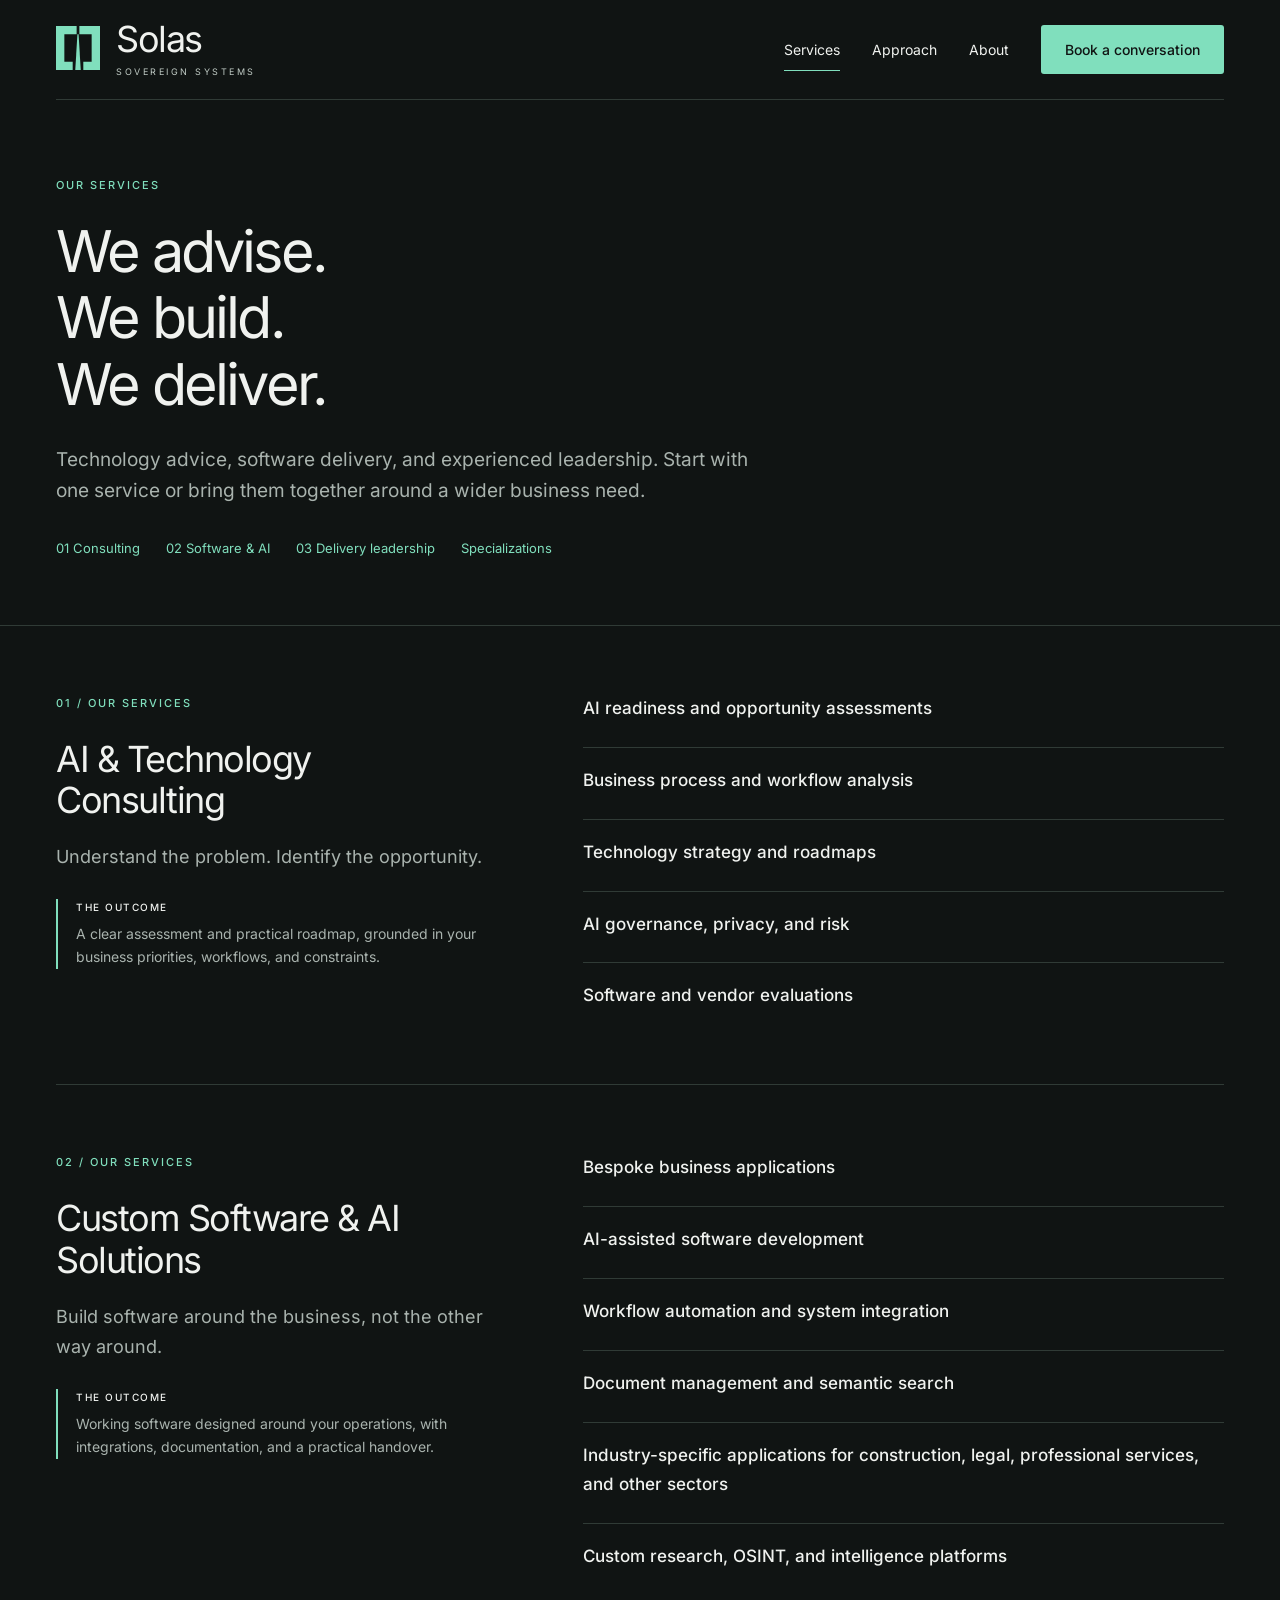
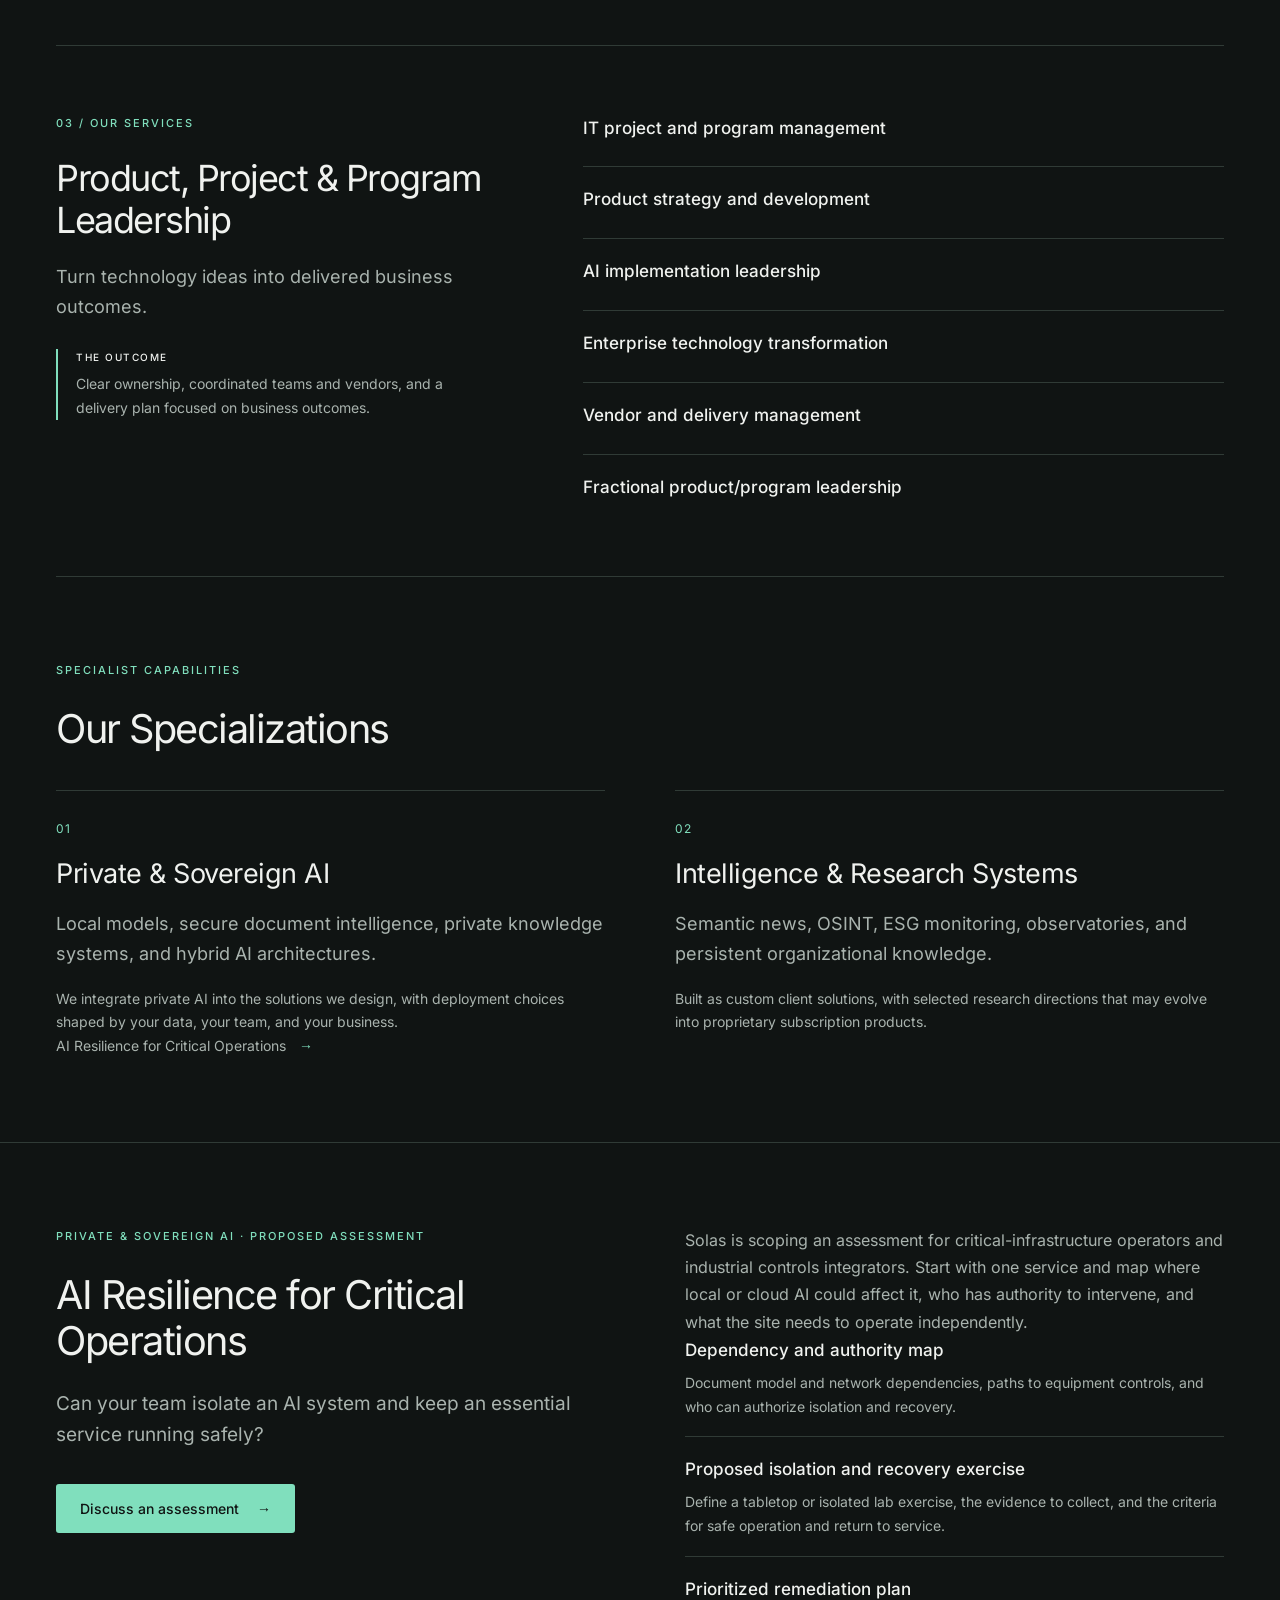
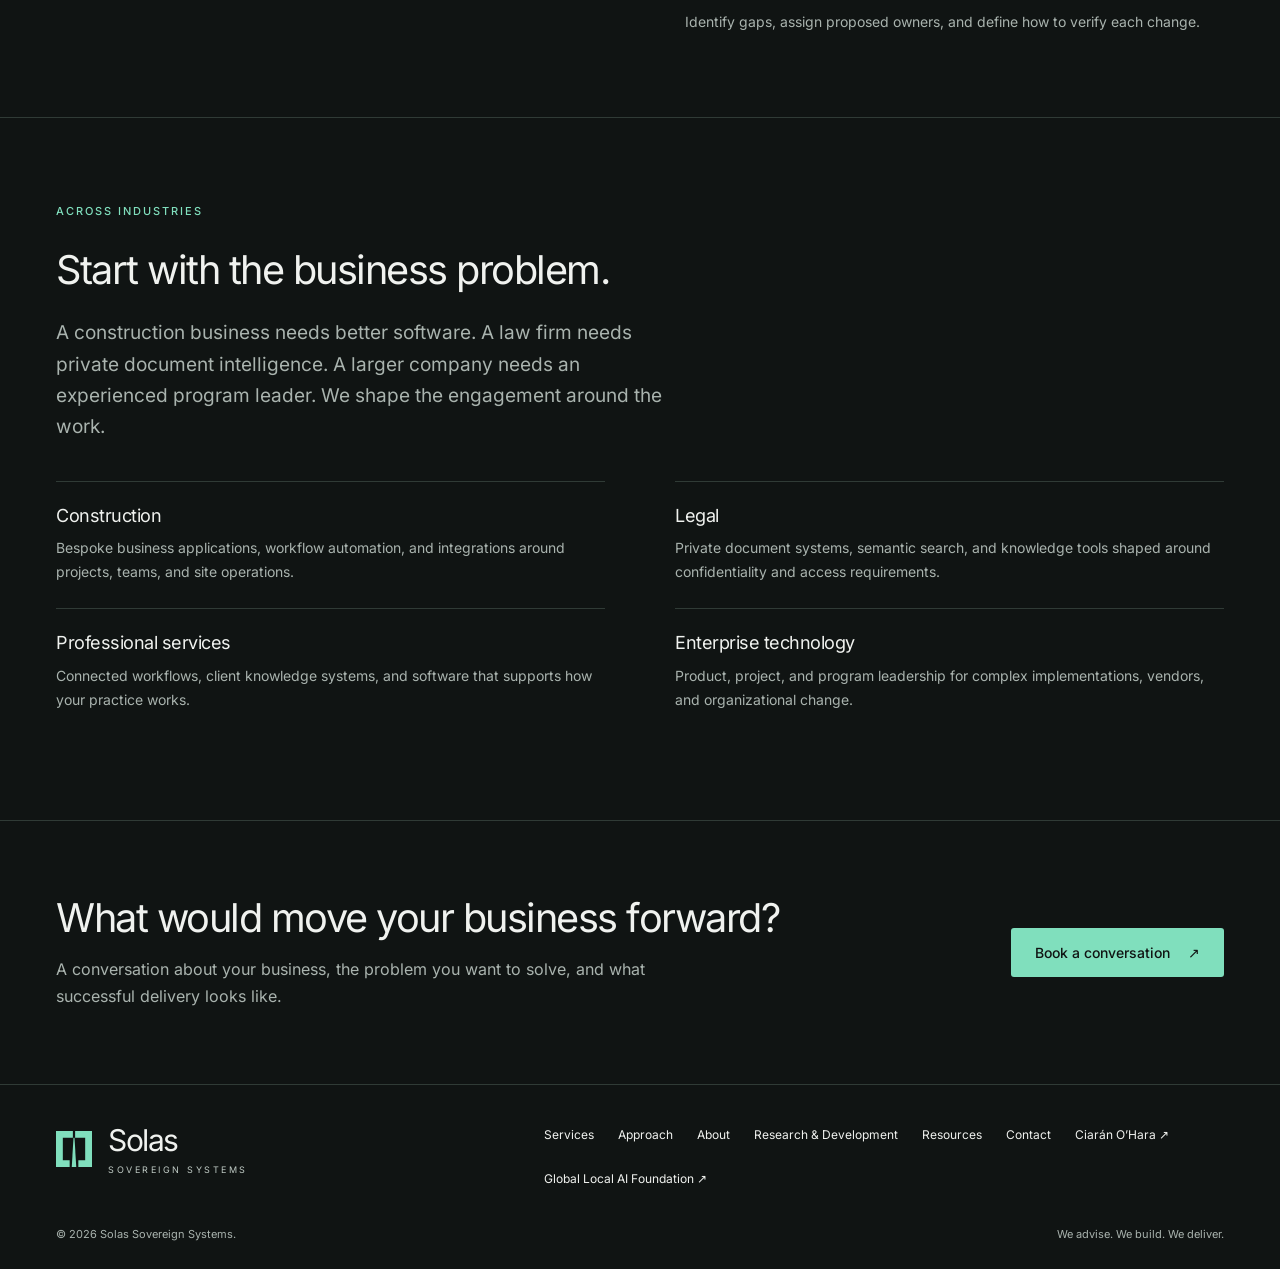
<file: expertise.html>
<!doctype html>
<html lang="en"><head><meta charset="utf-8"><meta name="viewport" content="width=device-width, initial-scale=1"><title>Services — Solas Sovereign Systems</title><meta name="description" content="AI and technology consulting, custom software and AI solutions, and product, project and program leadership. Explore our services and specializations."><link rel="canonical" href="https://solassovereignsystems.ai/expertise.html"><meta property="og:type" content="website"><meta property="og:title" content="Services — Solas Sovereign Systems"><meta property="og:description" content="AI and technology consulting, custom software and AI solutions, and product, project and program leadership. Explore our services and specializations."><meta property="og:url" content="https://solassovereignsystems.ai/expertise.html"><meta property="og:image" content="https://solassovereignsystems.ai/assets/social-card-v4.jpg"><meta property="og:image:width" content="1200"><meta property="og:image:height" content="630"><meta name="twitter:card" content="summary_large_image"><meta name="theme-color" content="#101413"><link rel="icon" href="assets/solas-favicon.svg" type="image/svg+xml"><link rel="apple-touch-icon" href="assets/solas-touch-icon.png"><link rel="preload" href="assets/fonts/inter-regular.woff2" as="font" type="font/woff2" crossorigin><link rel="stylesheet" href="assets/site.css?v=4"><script src="assets/site.js" defer></script><script type="application/ld+json">{"@context": "https://schema.org", "@type": "ProfessionalService", "name": "Solas Sovereign Systems", "url": "https://solassovereignsystems.ai/", "description": "AI and technology consulting, custom software and AI solutions, and product, project and program leadership.", "founder": {"@type": "Person", "name": "Ciarán O’Hara", "image": "https://solassovereignsystems.ai/assets/ciaran-ohara-portrait.jpg"}, "email": "contact@solassovereignsystems.ai"}</script></head>
<body data-page="expertise"><a class="skip" href="#main">Skip to content</a><header class="header"><nav class="nav wrap" aria-label="Main navigation"><a href="index.html" aria-label="Solas Sovereign Systems home"><span class="brand-lockup"><img class="brand-symbol" src="assets/solas-symbol.svg" alt="" width="44" height="44"><span class="wordmark"><strong>Solas</strong><small>SOVEREIGN SYSTEMS</small></span></span></a><button class="menu-toggle" type="button" aria-expanded="false" aria-controls="main-menu">Menu</button><div class="nav-links" id="main-menu"><a href="expertise.html" aria-current="page">Services</a><a href="approach.html">Approach</a><a href="about.html">About</a><a class="button" href="contact.html">Book a conversation</a></div></nav></header><main id="main"><section class="page-hero"><div class="wrap"><p class="eyebrow">Our services</p><h1>We advise.<br>We build.<br>We deliver.</h1><p class="lead">Technology advice, software delivery, and experienced leadership. Start with one service or bring them together around a wider business need.</p><div class="jump-links"><a href="#consulting">01 Consulting</a><a href="#solutions">02 Software &amp; AI</a><a href="#leadership">03 Delivery leadership</a><a href="#specializations">Specializations</a></div></div></section><div class="wrap"><section class="service-block" id="consulting"><div><span id="assess" class="legacy-anchor" aria-hidden="true"></span><p class="eyebrow">01 / Our services</p><h2>AI &amp; Technology Consulting</h2><p class="intro">Understand the problem. Identify the opportunity.</p><div class="deliverable"><strong>The outcome</strong>A clear assessment and practical roadmap, grounded in your business priorities, workflows, and constraints.</div></div><ul class="detail-list"><li><strong>AI readiness and opportunity assessments</strong></li><li><strong>Business process and workflow analysis</strong></li><li><strong>Technology strategy and roadmaps</strong></li><li><strong>AI governance, privacy, and risk</strong></li><li><strong>Software and vendor evaluations</strong></li></ul></section><section class="service-block" id="solutions"><div><span id="deploy" class="legacy-anchor" aria-hidden="true"></span><p class="eyebrow">02 / Our services</p><h2>Custom Software &amp; AI Solutions</h2><p class="intro">Build software around the business, not the other way around.</p><div class="deliverable"><strong>The outcome</strong>Working software designed around your operations, with integrations, documentation, and a practical handover.</div></div><ul class="detail-list"><li><strong>Bespoke business applications</strong></li><li><strong>AI-assisted software development</strong></li><li><strong>Workflow automation and system integration</strong></li><li><strong>Document management and semantic search</strong></li><li><strong>Industry-specific applications for construction, legal, professional services, and other sectors</strong></li><li><strong>Custom research, OSINT, and intelligence platforms</strong></li></ul></section><section class="service-block" id="leadership"><div><span id="govern" class="legacy-anchor" aria-hidden="true"></span><p class="eyebrow">03 / Our services</p><h2>Product, Project &amp; Program Leadership</h2><p class="intro">Turn technology ideas into delivered business outcomes.</p><div class="deliverable"><strong>The outcome</strong>Clear ownership, coordinated teams and vendors, and a delivery plan focused on business outcomes.</div></div><ul class="detail-list"><li><strong>IT project and program management</strong></li><li><strong>Product strategy and development</strong></li><li><strong>AI implementation leadership</strong></li><li><strong>Enterprise technology transformation</strong></li><li><strong>Vendor and delivery management</strong></li><li><strong>Fractional product/program leadership</strong></li></ul></section></div><section class="section" id="specializations"><div class="wrap"><p class="eyebrow">Specialist capabilities</p><h2 style="margin-bottom:38px">Our Specializations</h2><div class="specializations"><article><span class="number">01</span><h3>Private &amp; Sovereign AI</h3><p class="lead">Local models, secure document intelligence, private knowledge systems, and hybrid AI architectures.</p><p>We integrate private AI into the solutions we design, with deployment choices shaped by your data, your team, and your business.<a class="text-link" href="expertise.html#critical-operations">AI Resilience for Critical Operations <span aria-hidden="true">→</span></a></p></article><article><span class="number">02</span><h3>Intelligence &amp; Research Systems</h3><p class="lead">Semantic news, OSINT, ESG monitoring, observatories, and persistent organizational knowledge.</p><p>Built as custom client solutions, with selected research directions that may evolve into proprietary subscription products.</p></article></div></div></section><section class="section" id="critical-operations"><div class="wrap split"><div><p class="eyebrow">Private &amp; sovereign AI · Proposed assessment</p><h2>AI Resilience for Critical Operations</h2><p class="lead">Can your team isolate an AI system and keep an essential service running safely?</p><div class="actions"><a class="button" href="contact.html">Discuss an assessment <span aria-hidden="true">→</span></a></div></div><div><p>Solas is scoping an assessment for critical-infrastructure operators and industrial controls integrators. Start with one service and map where local or cloud AI could affect it, who has authority to intervene, and what the site needs to operate independently.</p><ul class="detail-list"><li><strong>Dependency and authority map</strong><p>Document model and network dependencies, paths to equipment controls, and who can authorize isolation and recovery.</p></li><li><strong>Proposed isolation and recovery exercise</strong><p>Define a tabletop or isolated lab exercise, the evidence to collect, and the criteria for safe operation and return to service.</p></li><li><strong>Prioritized remediation plan</strong><p>Identify gaps, assign proposed owners, and define how to verify each change.</p></li></ul></div></div></section><section class="section" id="industries"><div class="wrap"><p class="eyebrow">Across industries</p><h2>Start with the business problem.</h2><p class="lead" style="margin-top:24px">A construction business needs better software. A law firm needs private document intelligence. A larger company needs an experienced program leader. We shape the engagement around the work.</p><div class="industry-list"><article><h3>Construction</h3><p>Bespoke business applications, workflow automation, and integrations around projects, teams, and site operations.</p></article><article><h3>Legal</h3><p>Private document systems, semantic search, and knowledge tools shaped around confidentiality and access requirements.</p></article><article><h3>Professional services</h3><p>Connected workflows, client knowledge systems, and software that supports how your practice works.</p></article><article><h3>Enterprise technology</h3><p>Product, project, and program leadership for complex implementations, vendors, and organizational change.</p></article></div></div></section><section class="cta"><div class="wrap cta-inner"><div><h2>What would move your business forward?</h2><p>A conversation about your business, the problem you want to solve, and what successful delivery looks like.</p></div><a class="button" href="contact.html">Book a conversation <span aria-hidden="true">↗</span></a></div></section></main><footer class="footer"><div class="wrap"><div class="footer-top"><a href="index.html" aria-label="Solas Sovereign Systems home"><span class="brand-lockup"><img class="brand-symbol" src="assets/solas-symbol.svg" alt="" width="44" height="44"><span class="wordmark"><strong>Solas</strong><small>SOVEREIGN SYSTEMS</small></span></span></a><nav class="footer-links" aria-label="Footer navigation"><a href="expertise.html">Services</a><a href="approach.html">Approach</a><a href="about.html">About</a><a href="platform.html">Research &amp; Development</a><a href="resources.html">Resources</a><a href="contact.html">Contact</a><a href="https://ciaranohara.com/">Ciarán O’Hara ↗</a><a href="https://globallocalai.org/">Global Local AI Foundation ↗</a></nav></div><div class="footer-bottom"><span>© 2026 Solas Sovereign Systems.</span><span>We advise. We build. We deliver.</span></div></div></footer></body></html>
</file>
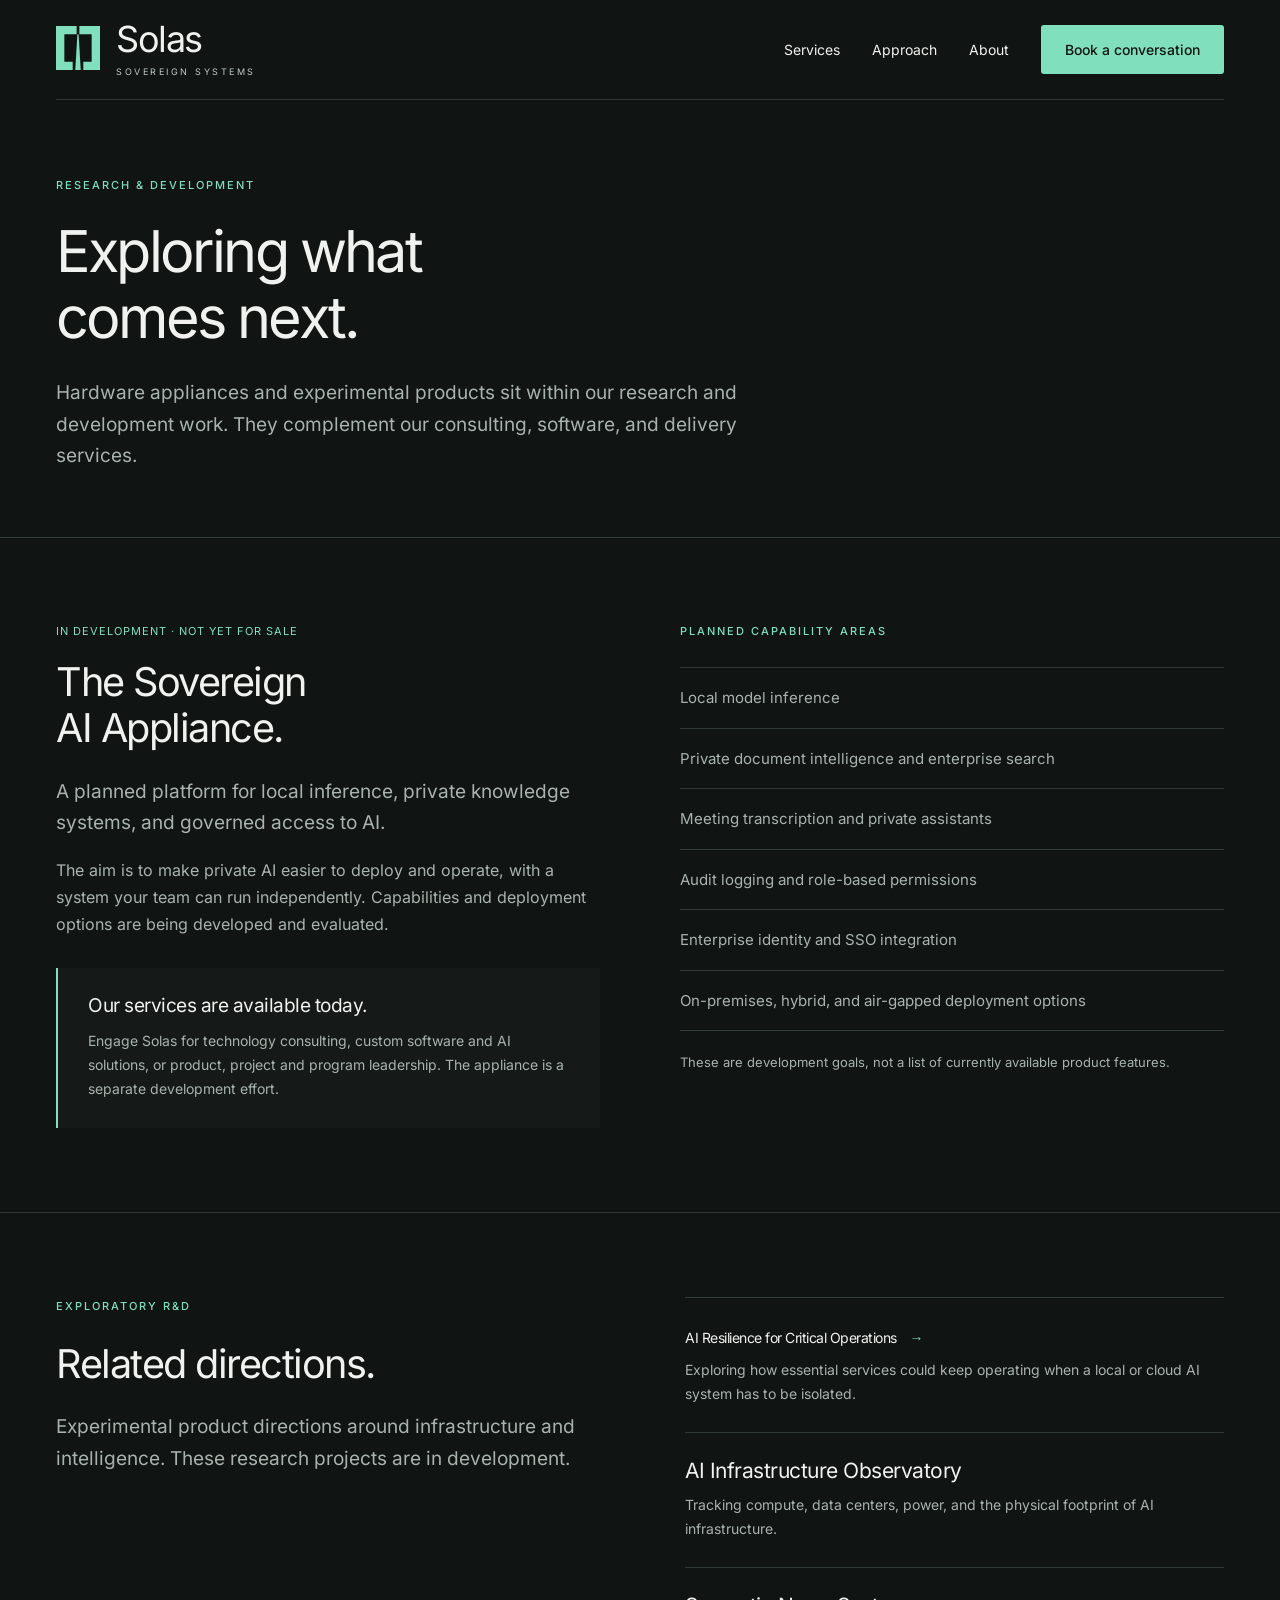
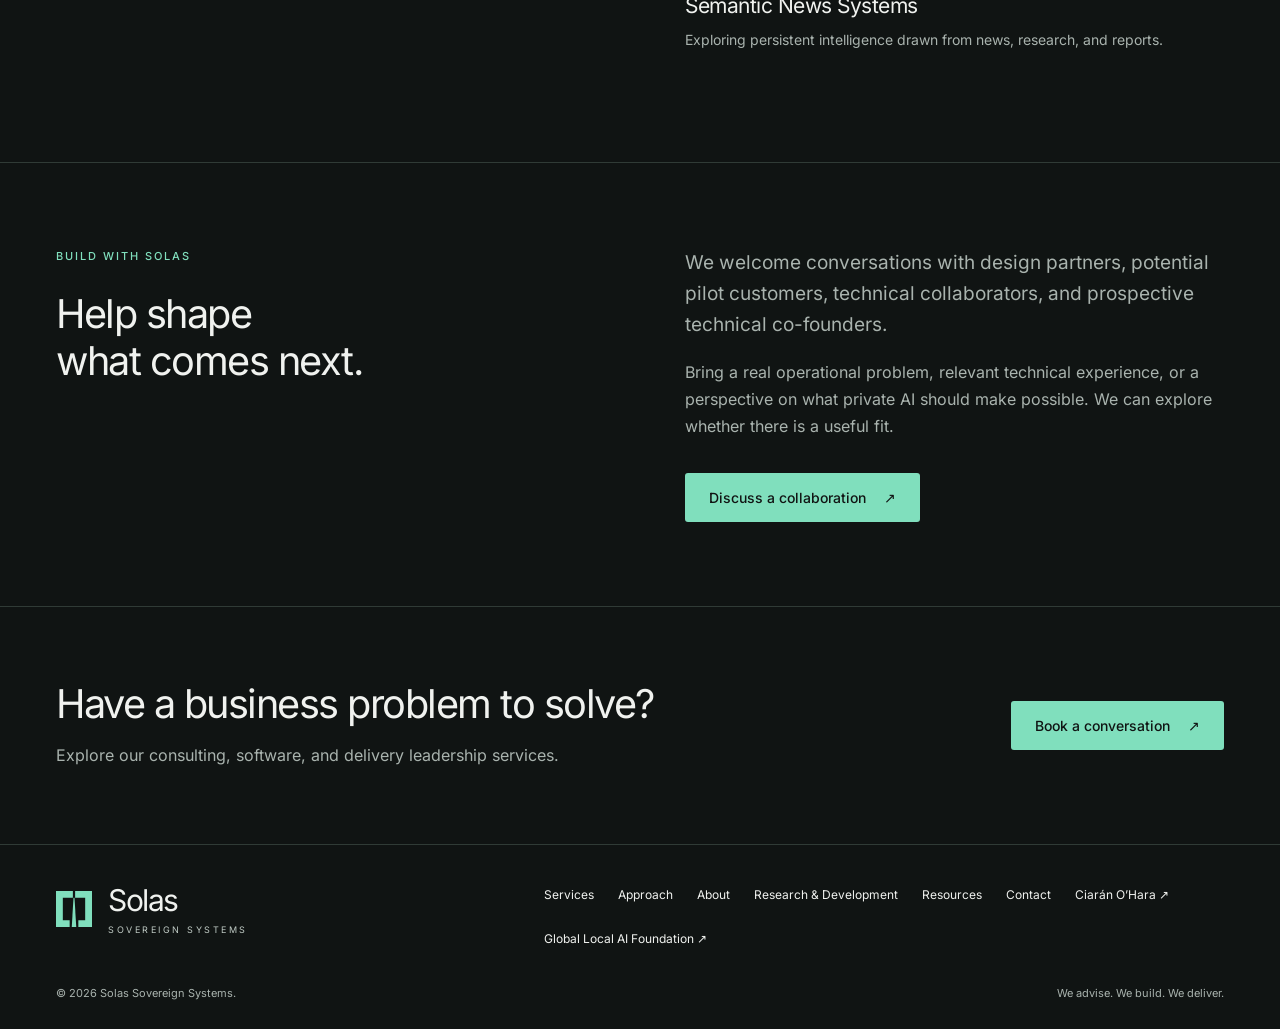
<file: platform.html>
<!doctype html>
<html lang="en"><head><meta charset="utf-8"><meta name="viewport" content="width=device-width, initial-scale=1"><title>Research &amp; Development — Solas Sovereign Systems</title><meta name="description" content="Research and development at Solas: hardware appliances, experimental intelligence products, and opportunities to collaborate."><link rel="canonical" href="https://solassovereignsystems.ai/platform.html"><meta property="og:type" content="website"><meta property="og:title" content="Research &amp; Development — Solas Sovereign Systems"><meta property="og:description" content="Research and development at Solas: hardware appliances, experimental intelligence products, and opportunities to collaborate."><meta property="og:url" content="https://solassovereignsystems.ai/platform.html"><meta property="og:image" content="https://solassovereignsystems.ai/assets/social-card-v4.jpg"><meta property="og:image:width" content="1200"><meta property="og:image:height" content="630"><meta name="twitter:card" content="summary_large_image"><meta name="theme-color" content="#101413"><link rel="icon" href="assets/solas-favicon.svg" type="image/svg+xml"><link rel="apple-touch-icon" href="assets/solas-touch-icon.png"><link rel="preload" href="assets/fonts/inter-regular.woff2" as="font" type="font/woff2" crossorigin><link rel="stylesheet" href="assets/site.css?v=4"><script src="assets/site.js" defer></script><script type="application/ld+json">{"@context": "https://schema.org", "@type": "ProfessionalService", "name": "Solas Sovereign Systems", "url": "https://solassovereignsystems.ai/", "description": "AI and technology consulting, custom software and AI solutions, and product, project and program leadership.", "founder": {"@type": "Person", "name": "Ciarán O’Hara", "image": "https://solassovereignsystems.ai/assets/ciaran-ohara-portrait.jpg"}, "email": "contact@solassovereignsystems.ai"}</script></head>
<body data-page="platform"><a class="skip" href="#main">Skip to content</a><header class="header"><nav class="nav wrap" aria-label="Main navigation"><a href="index.html" aria-label="Solas Sovereign Systems home"><span class="brand-lockup"><img class="brand-symbol" src="assets/solas-symbol.svg" alt="" width="44" height="44"><span class="wordmark"><strong>Solas</strong><small>SOVEREIGN SYSTEMS</small></span></span></a><button class="menu-toggle" type="button" aria-expanded="false" aria-controls="main-menu">Menu</button><div class="nav-links" id="main-menu"><a href="expertise.html">Services</a><a href="approach.html">Approach</a><a href="about.html">About</a><a class="button" href="contact.html">Book a conversation</a></div></nav></header><main id="main"><section class="page-hero"><div class="wrap"><p class="eyebrow">Research &amp; Development</p><h1>Exploring what<br>comes next.</h1><p class="lead">Hardware appliances and experimental products sit within our research and development work. They complement our consulting, software, and delivery services.</p></div></section><section class="section"><div class="wrap platform-layout"><div><span class="status">IN DEVELOPMENT · NOT YET FOR SALE</span><h2>The Sovereign<br>AI Appliance.</h2><p class="lead" style="margin-top:25px">A planned platform for local inference, private knowledge systems, and governed access to AI.</p><p>The aim is to make private AI easier to deploy and operate, with a system your team can run independently. Capabilities and deployment options are being developed and evaluated.</p><div class="note"><h3>Our services are available today.</h3><p>Engage Solas for technology consulting, custom software and AI solutions, or product, project and program leadership. The appliance is a separate development effort.</p></div></div><div><p class="eyebrow">Planned capability areas</p><ul class="feature-list"><li>Local model inference</li><li>Private document intelligence and enterprise search</li><li>Meeting transcription and private assistants</li><li>Audit logging and role-based permissions</li><li>Enterprise identity and SSO integration</li><li>On-premises, hybrid, and air-gapped deployment options</li></ul><p class="subtle" style="margin-top:20px">These are development goals, not a list of currently available product features.</p></div></div></section>
<section class="section"><div class="wrap split"><div><p class="eyebrow">Exploratory R&amp;D</p><h2>Related directions.</h2><p class="lead">Experimental product directions around infrastructure and intelligence. These research projects are in development.</p></div><div><article class="research-item"><h3><a class="text-link" href="expertise.html#critical-operations">AI Resilience for Critical Operations <span aria-hidden="true">→</span></a></h3><p>Exploring how essential services could keep operating when a local or cloud AI system has to be isolated.</p></article><article class="research-item"><h3>AI Infrastructure Observatory</h3><p>Tracking compute, data centers, power, and the physical footprint of AI infrastructure.</p></article><article class="research-item"><h3>Semantic News Systems</h3><p>Exploring persistent intelligence drawn from news, research, and reports.</p></article></div></div></section>
<section class="section" id="collaborate"><div class="wrap split"><div><p class="eyebrow">Build with Solas</p><h2>Help shape<br>what comes next.</h2></div><div><p class="lead" style="margin-top:0">We welcome conversations with design partners, potential pilot customers, technical collaborators, and prospective technical co-founders.</p><p>Bring a real operational problem, relevant technical experience, or a perspective on what private AI should make possible. We can explore whether there is a useful fit.</p><div class="actions"><a class="button" href="mailto:contact@solassovereignsystems.ai?subject=Solas%20platform%20collaboration">Discuss a collaboration <span aria-hidden="true">↗</span></a></div></div></div></section><section class="cta"><div class="wrap cta-inner"><div><h2>Have a business problem to solve?</h2><p>Explore our consulting, software, and delivery leadership services.</p></div><a class="button" href="contact.html">Book a conversation <span aria-hidden="true">↗</span></a></div></section></main><footer class="footer"><div class="wrap"><div class="footer-top"><a href="index.html" aria-label="Solas Sovereign Systems home"><span class="brand-lockup"><img class="brand-symbol" src="assets/solas-symbol.svg" alt="" width="44" height="44"><span class="wordmark"><strong>Solas</strong><small>SOVEREIGN SYSTEMS</small></span></span></a><nav class="footer-links" aria-label="Footer navigation"><a href="expertise.html">Services</a><a href="approach.html">Approach</a><a href="about.html">About</a><a href="platform.html">Research &amp; Development</a><a href="resources.html">Resources</a><a href="contact.html">Contact</a><a href="https://ciaranohara.com/">Ciarán O’Hara ↗</a><a href="https://globallocalai.org/">Global Local AI Foundation ↗</a></nav></div><div class="footer-bottom"><span>© 2026 Solas Sovereign Systems.</span><span>We advise. We build. We deliver.</span></div></div></footer></body></html>
</file>
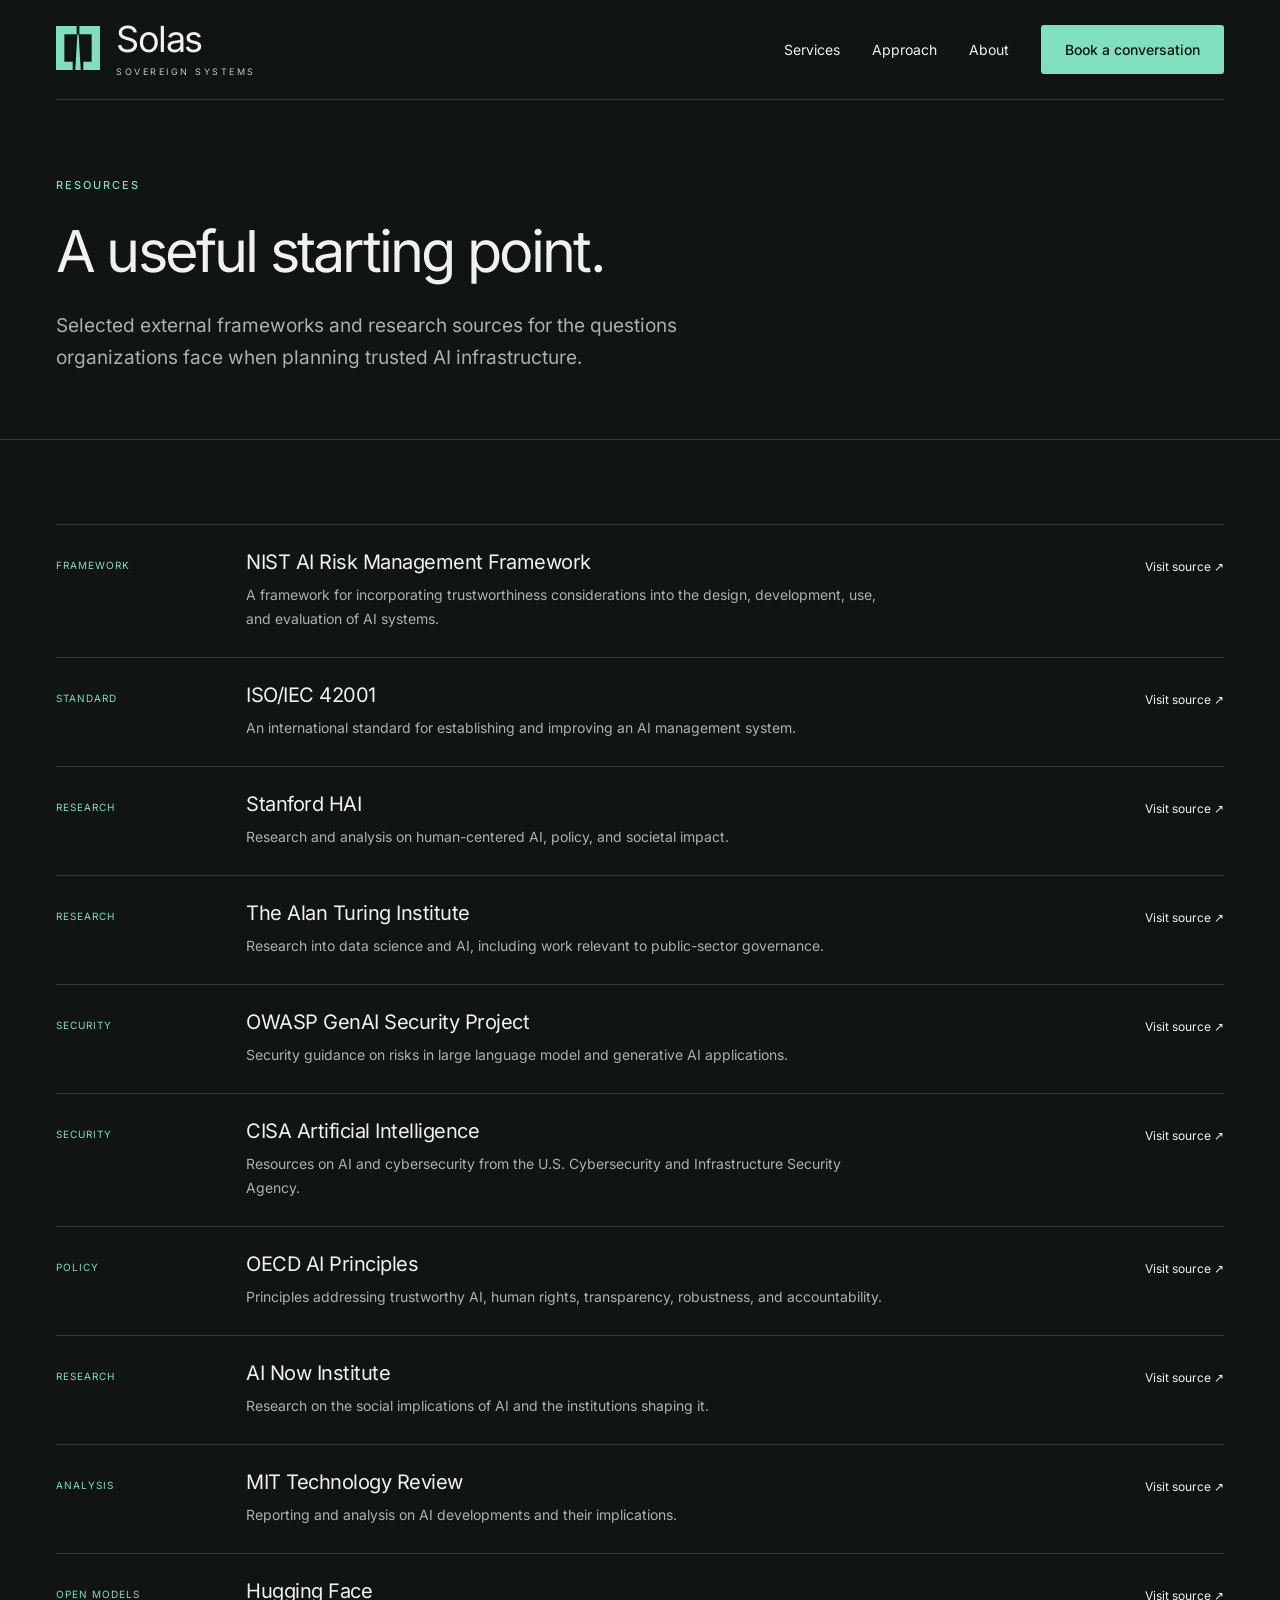
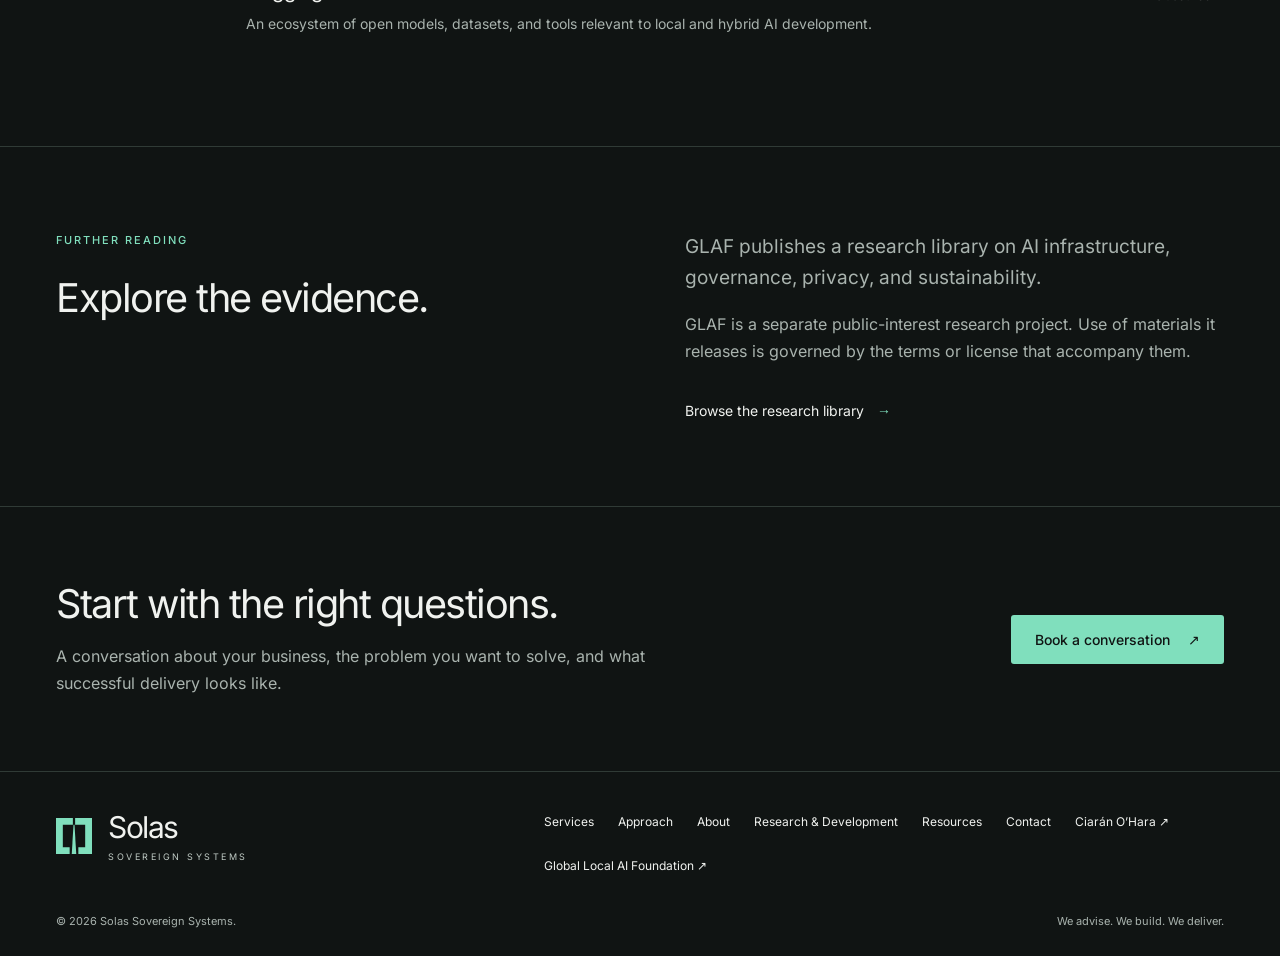
<file: resources.html>
<!doctype html>
<html lang="en"><head><meta charset="utf-8"><meta name="viewport" content="width=device-width, initial-scale=1"><title>Resources — Solas Sovereign Systems</title><meta name="description" content="Selected frameworks and primary research sources on AI governance, security, infrastructure and digital sovereignty."><link rel="canonical" href="https://solassovereignsystems.ai/resources.html"><meta property="og:type" content="website"><meta property="og:title" content="Resources — Solas Sovereign Systems"><meta property="og:description" content="Selected frameworks and primary research sources on AI governance, security, infrastructure and digital sovereignty."><meta property="og:url" content="https://solassovereignsystems.ai/resources.html"><meta property="og:image" content="https://solassovereignsystems.ai/assets/social-card-v4.jpg"><meta property="og:image:width" content="1200"><meta property="og:image:height" content="630"><meta name="twitter:card" content="summary_large_image"><meta name="theme-color" content="#101413"><link rel="icon" href="assets/solas-favicon.svg" type="image/svg+xml"><link rel="apple-touch-icon" href="assets/solas-touch-icon.png"><link rel="preload" href="assets/fonts/inter-regular.woff2" as="font" type="font/woff2" crossorigin><link rel="stylesheet" href="assets/site.css?v=4"><script src="assets/site.js" defer></script><script type="application/ld+json">{"@context": "https://schema.org", "@type": "ProfessionalService", "name": "Solas Sovereign Systems", "url": "https://solassovereignsystems.ai/", "description": "AI and technology consulting, custom software and AI solutions, and product, project and program leadership.", "founder": {"@type": "Person", "name": "Ciarán O’Hara", "image": "https://solassovereignsystems.ai/assets/ciaran-ohara-portrait.jpg"}, "email": "contact@solassovereignsystems.ai"}</script></head>
<body data-page="resources"><a class="skip" href="#main">Skip to content</a><header class="header"><nav class="nav wrap" aria-label="Main navigation"><a href="index.html" aria-label="Solas Sovereign Systems home"><span class="brand-lockup"><img class="brand-symbol" src="assets/solas-symbol.svg" alt="" width="44" height="44"><span class="wordmark"><strong>Solas</strong><small>SOVEREIGN SYSTEMS</small></span></span></a><button class="menu-toggle" type="button" aria-expanded="false" aria-controls="main-menu">Menu</button><div class="nav-links" id="main-menu"><a href="expertise.html">Services</a><a href="approach.html">Approach</a><a href="about.html">About</a><a class="button" href="contact.html">Book a conversation</a></div></nav></header><main id="main"><section class="page-hero"><div class="wrap"><p class="eyebrow">Resources</p><h1>A useful starting point.</h1><p class="lead">Selected external frameworks and research sources for the questions organizations face when planning trusted AI infrastructure.</p></div></section><section class="section"><div class="wrap"><article class="resource"><span class="type">Framework</span><div><h3>NIST AI Risk Management Framework</h3><p>A framework for incorporating trustworthiness considerations into the design, development, use, and evaluation of AI systems.</p></div><a href="https://www.nist.gov/itl/ai-risk-management-framework" target="_blank" rel="noopener noreferrer" aria-label="Visit NIST AI Risk Management Framework (opens in a new tab)">Visit source ↗</a></article><article class="resource"><span class="type">Standard</span><div><h3>ISO/IEC 42001</h3><p>An international standard for establishing and improving an AI management system.</p></div><a href="https://www.iso.org/standard/81230.html" target="_blank" rel="noopener noreferrer" aria-label="Visit ISO/IEC 42001 (opens in a new tab)">Visit source ↗</a></article><article class="resource"><span class="type">Research</span><div><h3>Stanford HAI</h3><p>Research and analysis on human-centered AI, policy, and societal impact.</p></div><a href="https://hai.stanford.edu/" target="_blank" rel="noopener noreferrer" aria-label="Visit Stanford HAI (opens in a new tab)">Visit source ↗</a></article><article class="resource"><span class="type">Research</span><div><h3>The Alan Turing Institute</h3><p>Research into data science and AI, including work relevant to public-sector governance.</p></div><a href="https://www.turing.ac.uk/" target="_blank" rel="noopener noreferrer" aria-label="Visit The Alan Turing Institute (opens in a new tab)">Visit source ↗</a></article><article class="resource"><span class="type">Security</span><div><h3>OWASP GenAI Security Project</h3><p>Security guidance on risks in large language model and generative AI applications.</p></div><a href="https://genai.owasp.org/" target="_blank" rel="noopener noreferrer" aria-label="Visit OWASP GenAI Security Project (opens in a new tab)">Visit source ↗</a></article><article class="resource"><span class="type">Security</span><div><h3>CISA Artificial Intelligence</h3><p>Resources on AI and cybersecurity from the U.S. Cybersecurity and Infrastructure Security Agency.</p></div><a href="https://www.cisa.gov/ai" target="_blank" rel="noopener noreferrer" aria-label="Visit CISA Artificial Intelligence (opens in a new tab)">Visit source ↗</a></article><article class="resource"><span class="type">Policy</span><div><h3>OECD AI Principles</h3><p>Principles addressing trustworthy AI, human rights, transparency, robustness, and accountability.</p></div><a href="https://oecd.ai/en/ai-principles" target="_blank" rel="noopener noreferrer" aria-label="Visit OECD AI Principles (opens in a new tab)">Visit source ↗</a></article><article class="resource"><span class="type">Research</span><div><h3>AI Now Institute</h3><p>Research on the social implications of AI and the institutions shaping it.</p></div><a href="https://ainowinstitute.org/" target="_blank" rel="noopener noreferrer" aria-label="Visit AI Now Institute (opens in a new tab)">Visit source ↗</a></article><article class="resource"><span class="type">Analysis</span><div><h3>MIT Technology Review</h3><p>Reporting and analysis on AI developments and their implications.</p></div><a href="https://www.technologyreview.com/topic/artificial-intelligence/" target="_blank" rel="noopener noreferrer" aria-label="Visit MIT Technology Review (opens in a new tab)">Visit source ↗</a></article><article class="resource"><span class="type">Open models</span><div><h3>Hugging Face</h3><p>An ecosystem of open models, datasets, and tools relevant to local and hybrid AI development.</p></div><a href="https://huggingface.co/" target="_blank" rel="noopener noreferrer" aria-label="Visit Hugging Face (opens in a new tab)">Visit source ↗</a></article></div></section><section class="section"><div class="wrap split"><div><p class="eyebrow">Further reading</p><h2>Explore the evidence.</h2></div><div><p class="lead" style="margin-top:0">GLAF publishes a research library on AI infrastructure, governance, privacy, and sustainability.</p><p>GLAF is a separate public-interest research project. Use of materials it releases is governed by the terms or license that accompany them.</p><div class="actions"><a class="text-link" href="https://globallocalai.org/#/library">Browse the research library <span aria-hidden="true">→</span></a></div></div></div></section><section class="cta"><div class="wrap cta-inner"><div><h2>Start with the right questions.</h2><p>A conversation about your business, the problem you want to solve, and what successful delivery looks like.</p></div><a class="button" href="contact.html">Book a conversation <span aria-hidden="true">↗</span></a></div></section></main><footer class="footer"><div class="wrap"><div class="footer-top"><a href="index.html" aria-label="Solas Sovereign Systems home"><span class="brand-lockup"><img class="brand-symbol" src="assets/solas-symbol.svg" alt="" width="44" height="44"><span class="wordmark"><strong>Solas</strong><small>SOVEREIGN SYSTEMS</small></span></span></a><nav class="footer-links" aria-label="Footer navigation"><a href="expertise.html">Services</a><a href="approach.html">Approach</a><a href="about.html">About</a><a href="platform.html">Research &amp; Development</a><a href="resources.html">Resources</a><a href="contact.html">Contact</a><a href="https://ciaranohara.com/">Ciarán O’Hara ↗</a><a href="https://globallocalai.org/">Global Local AI Foundation ↗</a></nav></div><div class="footer-bottom"><span>© 2026 Solas Sovereign Systems.</span><span>We advise. We build. We deliver.</span></div></div></footer></body></html>
</file>
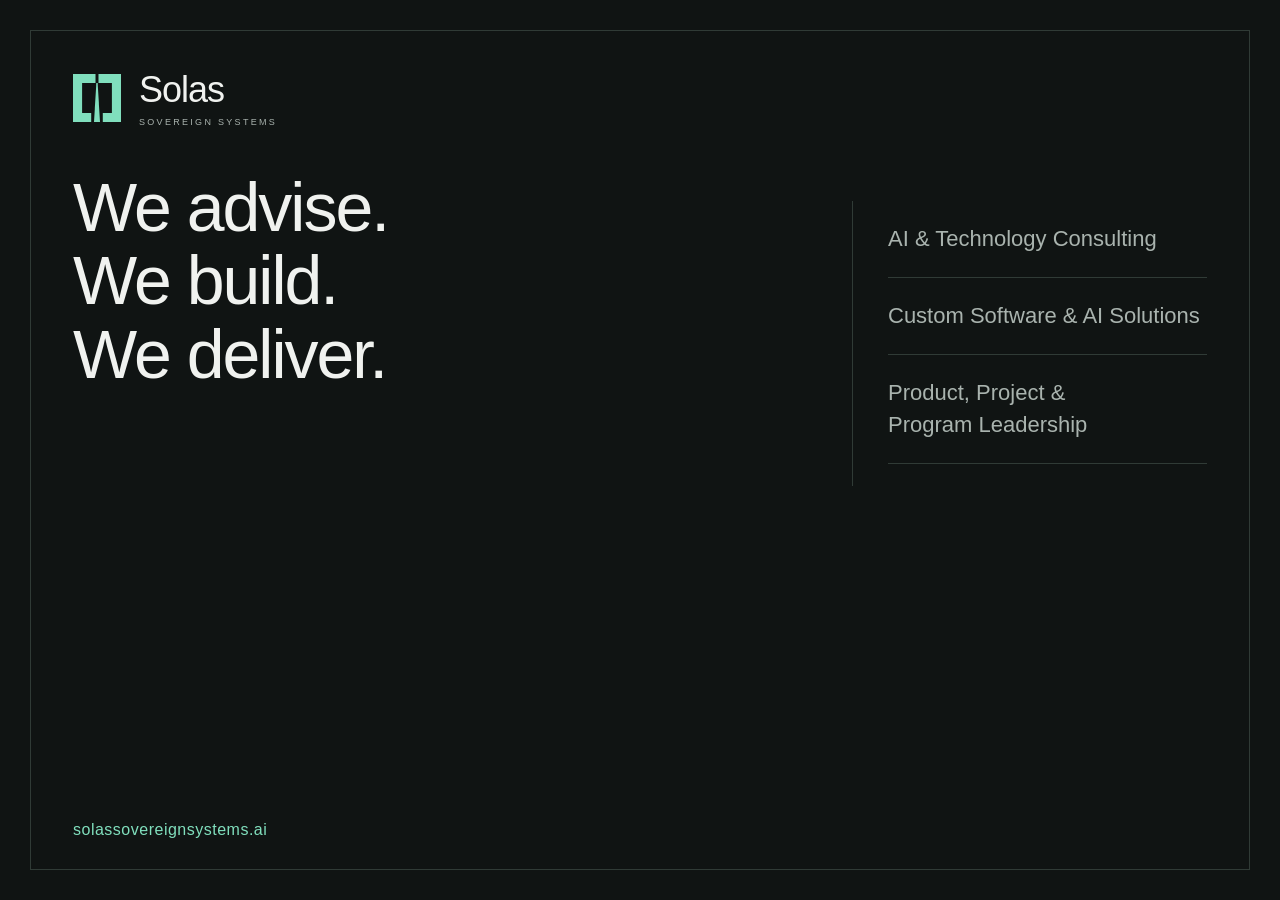
<file: assets/social-card-src.html>
<!doctype html><html lang="en"><meta charset="utf-8"><title>Solas social preview</title><style>*{box-sizing:border-box}html,body{margin:0;width:1200px;height:630px;overflow:hidden;background:#101413;color:#f0f2ef;font-family:Arial,sans-serif}.frame{position:absolute;inset:30px;border:1px solid #303b36;padding:38px 42px}.brand{display:flex;align-items:center;gap:18px}.brand img{width:48px;height:48px}.name{font-size:36px;letter-spacing:-1px}.small{font-size:9px;letter-spacing:2.3px;margin-top:6px;color:#a9b3ae}h1{font-size:68px;line-height:1.08;font-weight:400;letter-spacing:-2px;margin:44px 0 22px}.services{position:absolute;right:42px;top:170px;width:355px;border-left:1px solid #303b36;padding-left:35px;font-size:22px;line-height:1.45;color:#a9b3ae}.services p{padding-bottom:22px;border-bottom:1px solid #303b36}.url{position:absolute;left:42px;bottom:30px;color:#80dfbd;font-size:16px;letter-spacing:.5px}</style><div class="frame"><div class="brand"><img src="solas-symbol.svg" alt=""><div><div class="name">Solas</div><div class="small">SOVEREIGN SYSTEMS</div></div></div><h1>We advise.<br>We build.<br>We deliver.</h1><div class="services"><p>AI &amp; Technology Consulting</p><p>Custom Software &amp; AI Solutions</p><p>Product, Project &amp;<br>Program Leadership</p></div><div class="url">solassovereignsystems.ai</div></div></html>
</file>
<file: assets/site.css>
@font-face{font-family:Inter;src:url('fonts/inter-regular.woff2') format('woff2');font-style:normal;font-weight:400;font-display:swap}@font-face{font-family:Inter;src:url('fonts/inter-medium.woff2') format('woff2');font-style:normal;font-weight:500 700;font-display:swap}
:root{color-scheme:dark;--bg:#101413;--surface:#151a18;--ink:#f0f2ef;--muted:#a9b3ae;--accent:#80dfbd;--button:#80dfbd;--line:#303b36;--max:1280px}*{box-sizing:border-box}html{scroll-behavior:smooth;scroll-padding-top:110px}body{margin:0;background:var(--bg);color:var(--ink);font:400 16px/1.7 Inter,Arial,sans-serif;-webkit-font-smoothing:antialiased}a{color:inherit;text-decoration:none}a:hover{color:var(--accent)}button,a,input,textarea{touch-action:manipulation}a,button{ -webkit-tap-highlight-color:transparent}a:focus-visible,button:focus-visible,summary:focus-visible{outline:2px solid var(--accent);outline-offset:6px}img{max-width:100%;display:block}button{font:inherit}::selection{background:#375a4f;color:white}.wrap{width:min(var(--max),calc(100% - 112px));margin-inline:auto}.skip{position:fixed;z-index:50;top:-100px;left:20px;background:var(--ink);color:var(--bg);padding:10px 20px}.skip:focus{top:10px}.header{position:sticky;top:0;z-index:20;background:var(--bg)}.nav{height:100px;display:flex;align-items:center;justify-content:space-between;border-bottom:1px solid var(--line);gap:24px}.wordmark{display:inline-flex;flex-direction:column;line-height:1;flex-shrink:0}.wordmark strong{font-weight:400;font-size:36px;letter-spacing:-1.5px}.wordmark small{font-size:9px;letter-spacing:2.5px;margin-top:10px;color:#c0cbc5}.nav-links{display:flex;align-items:center;gap:32px;font-size:14px}.nav-links a:not(.button){position:relative;padding-block:10px}.nav-links a[aria-current=page]:not(.button):after{content:'';position:absolute;bottom:0;left:0;right:0;height:1px;background:var(--accent)}.button{display:inline-flex;align-items:center;justify-content:center;gap:18px;background:var(--button);color:#101413;border:1px solid transparent;border-radius:3px;padding:13px 23px;font-size:14px;font-weight:500;line-height:1.5;cursor:pointer;transition:background .2s}.button:hover{background:#a3ebd2;color:#101413}.button.outline{border-color:#59675f;background:transparent;color:var(--ink)}.button.outline:hover{background:var(--surface)}.menu-toggle{display:none;background:transparent;color:var(--ink);border:1px solid var(--line);border-radius:3px;padding:8px 12px;font-size:14px}.eyebrow{font-size:11px;color:var(--accent);letter-spacing:2px;text-transform:uppercase;display:block;margin:0 0 26px;font-weight:500}h1,h2,h3,h4,p{margin:0}h1,h2,h3,h4{font-weight:400;line-height:1.16}h1{font-size:clamp(44px,4.5vw,68px);letter-spacing:-2.8px}h2{font-size:clamp(30px,3.1vw,44px);letter-spacing:-1.5px}h3{font-size:23px;letter-spacing:-.5px}h4{font-size:18px}p{color:var(--muted)}p+p{margin-top:18px}.lead{font-size:19px;line-height:1.65;max-width:630px}.hero{padding:86px 0 62px}.hero-grid{display:grid;grid-template-columns:1.1fr 1fr;gap:66px;align-items:center}.hero h1{font-size:clamp(44px,4.25vw,65px);line-height:1.12}.hero .lead{margin-top:26px;max-width:570px}.actions{display:flex;align-items:center;gap:27px;flex-wrap:wrap;margin-top:33px}.text-link{font-size:14px;display:inline-flex;align-items:center;gap:13px}.text-link span{color:var(--accent)}.trust-line{border-top:1px solid var(--line);margin-top:64px;padding-top:23px;font-size:12px;letter-spacing:1px;color:var(--muted)}.architecture{position:relative;border:1px solid #52675d;padding:27px 23px 30px;margin:12px 0 12px 9px}.architecture:before{content:'';position:absolute;inset:16px 16px -16px -16px;border:1px solid #2c3d34;pointer-events:none}.architecture-label{position:relative;font-size:10px;letter-spacing:2px;color:#c0ccc5}.nodes{display:grid;grid-template-columns:1fr 23px 1fr 23px 1fr;align-items:center;position:relative;margin-top:36px}.node{min-height:174px;border:1px solid #4c6257;padding:21px 8px 16px;text-align:center;display:flex;flex-direction:column;align-items:center;justify-content:center}.node svg{width:37px;height:37px;stroke:#bacdc2;fill:none;stroke-width:1.1;margin-bottom:17px}.node strong{font-size:14px;font-weight:400;white-space:nowrap}.node small{font-size:8px;line-height:1.9;letter-spacing:1.4px;color:var(--muted);margin-top:12px;text-transform:uppercase}.connector{height:1px;background:var(--accent);position:relative}.connector:after{content:'›';position:absolute;right:-1px;top:-14px;color:var(--accent);font-size:17px}.diagram-note{font-size:10px;color:#9eaca3;margin-top:23px;letter-spacing:.4px}.section{padding:84px 0;border-bottom:1px solid var(--line)}.section.first{padding-top:32px}.section-head{display:flex;align-items:flex-end;justify-content:space-between;gap:35px;margin-bottom:42px}.section-head p{max-width:450px;margin-top:18px}.three{display:grid;grid-template-columns:repeat(3,1fr);gap:0}.offering{padding:0 34px;border-left:1px solid var(--line)}.offering:first-child{padding-left:0;border-left:0}.offering:last-child{padding-right:0}.number{font-size:12px;color:var(--accent);letter-spacing:1px;display:block;margin-bottom:19px}.offering p{font-size:15px;margin:14px 0 20px}.split{display:grid;grid-template-columns:1fr 1fr;gap:90px;align-items:start}.split p{max-width:560px}.split .lead{margin-top:24px}.principles{display:grid;grid-template-columns:repeat(3,1fr);gap:40px;margin-top:45px}.principles h3{font-size:18px;margin-bottom:12px}.principles p{font-size:14px}.portrait-teaser{display:grid;grid-template-columns:120px 1fr;gap:30px;align-items:center}.portrait-teaser img{width:120px;height:150px;object-fit:cover;object-position:center 25%;border-radius:2px}.portrait-teaser h3{font-size:29px;margin-bottom:10px}.portrait-teaser p{font-size:14px}.portrait-teaser .text-link{margin-top:20px}.cta{padding:74px 0}.cta-inner{display:flex;align-items:center;justify-content:space-between;gap:40px}.cta p{margin-top:15px;max-width:620px}.footer{border-top:1px solid var(--line);padding:40px 0 26px}.footer-top{display:flex;justify-content:space-between;align-items:flex-start;gap:40px}.footer .wordmark strong{font-size:30px}.footer-links{display:flex;gap:24px;flex-wrap:wrap;max-width:680px;font-size:12px}.footer-bottom{display:flex;justify-content:space-between;gap:25px;margin-top:35px;font-size:11px;color:var(--muted)}.page-hero{padding:76px 0 66px;border-bottom:1px solid var(--line)}.page-hero h1{max-width:940px}.page-hero .lead{margin-top:26px;max-width:710px}.page-hero .eyebrow{margin-bottom:23px}.jump-links{display:flex;gap:26px;flex-wrap:wrap;margin-top:30px;font-size:13px;color:var(--accent)}.service-block{display:grid;grid-template-columns:.8fr 1.2fr;gap:100px;padding:68px 0;border-bottom:1px solid var(--line)}.service-block h2{font-size:36px;margin-bottom:20px}.service-block .intro{font-size:18px}.detail-list{margin:0;padding:0;list-style:none}.detail-list li{padding:18px 0;border-bottom:1px solid var(--line)}.detail-list li:first-child{padding-top:0}.detail-list li:last-child{border-bottom:0;padding-bottom:0}.detail-list strong{display:block;font-size:17px;font-weight:500;margin-bottom:6px}.detail-list p{font-size:14px}.deliverable{margin-top:26px;padding-left:18px;border-left:2px solid var(--accent);font-size:14px;color:var(--muted)}.deliverable strong{color:var(--ink);font-weight:500;display:block;font-size:10px;letter-spacing:1.5px;margin-bottom:6px;text-transform:uppercase}.industry-list{display:grid;grid-template-columns:repeat(2,1fr);column-gap:70px;margin-top:38px}.industry-list article{border-top:1px solid var(--line);padding:24px 0}.industry-list h3{font-size:18px;margin-bottom:10px}.industry-list p{font-size:14px}.steps{counter-reset:steps}.step{display:grid;grid-template-columns:60px 1fr 1fr;gap:40px;padding:35px 0;border-top:1px solid var(--line)}.step .number{margin-top:5px}.step h3{font-size:24px}.step p{font-size:15px}.step .outcome{font-size:13px}.outcome strong{display:block;color:var(--ink);font-weight:400;margin-bottom:8px}.prose{max-width:750px}.prose h2{margin-bottom:26px}.prose h3{margin:38px 0 16px}.prose ul{color:var(--muted);padding-left:20px}.prose li{margin-bottom:8px}.bio-layout{display:grid;grid-template-columns:220px 1fr;gap:85px;align-items:start}.founder-photo{width:100%;max-width:180px;height:auto;aspect-ratio:4/5;object-fit:cover;object-position:center 25%;border-radius:2px}.photo-caption{font-size:11px;margin-top:14px}.credentials{margin-top:28px;border-top:1px solid var(--line);padding-top:22px;font-size:13px}.credentials p+p{margin-top:10px}.bio-layout .prose h2{font-size:37px}.bio-layout .prose p{font-size:16px}.note{padding:27px 30px;background:var(--surface);border-left:2px solid var(--accent);margin-top:30px}.note p{font-size:14px}.note h3{margin-bottom:12px;font-size:19px}.status{font-size:11px;color:var(--accent);letter-spacing:1px;margin-bottom:18px;display:block}.platform-layout{display:grid;grid-template-columns:1fr 1fr;gap:80px}.feature-list{padding:0;margin:0;list-style:none}.feature-list li{border-top:1px solid var(--line);padding:17px 0;font-size:15px;color:var(--muted)}.feature-list li:last-child{border-bottom:1px solid var(--line)}.research-item{padding:26px 0;border-top:1px solid var(--line)}.research-item h3{font-size:21px;margin-bottom:10px}.research-item p{font-size:14px}.resource{display:grid;grid-template-columns:160px 1fr 130px;gap:30px;padding:26px 0;border-top:1px solid var(--line);align-items:start}.resource .type{font-size:10px;letter-spacing:1px;text-transform:uppercase;color:var(--accent);padding-top:6px}.resource h3{font-size:20px;margin-bottom:9px}.resource p{font-size:14px;max-width:650px}.resource>a{font-size:12px;text-align:right;padding-top:6px}.contact-grid{display:grid;grid-template-columns:1.1fr .9fr;gap:100px}.email{font-size:clamp(16px,2.2vw,28px);letter-spacing:-.5px;border-bottom:1px solid #647d6e;padding-bottom:7px;display:inline-block;overflow-wrap:anywhere;max-width:100%}.contact-grid h2{font-size:32px;margin-bottom:25px}.contact-grid p{font-size:15px}.contact-grid ol{padding-left:20px;margin:0;color:var(--muted);font-size:15px}.contact-grid li{padding:0 0 19px 8px}.copy{background:transparent;color:var(--muted);border:1px solid #55645b;border-radius:3px;padding:8px 14px;font-size:12px;cursor:pointer}.copy:hover{border-color:var(--accent);color:var(--ink)}.copy-status{min-height:24px;margin-top:10px;font-size:12px!important;color:var(--accent)}.faq{max-width:850px}.faq details{border-bottom:1px solid var(--line)}.faq summary{cursor:pointer;padding:22px 35px 22px 0;list-style:none;position:relative;font-size:17px;line-height:1.5}.faq summary::-webkit-details-marker{display:none}.faq summary:after{content:'+';position:absolute;right:4px;color:var(--accent)}.faq details[open] summary:after{content:'−'}.faq details p{font-size:15px;padding:0 30px 25px 0}.subtle{font-size:13px}.anchor-alias{display:block;scroll-margin-top:120px}.homepage-platform{border-left:1px solid var(--line);padding-left:35px}.homepage-platform h3{margin:14px 0}.homepage-platform p{font-size:15px}.homepage-platform .text-link{margin-top:23px}
@media(min-width:1600px){.hero{padding-top:100px;padding-bottom:72px}.hero-grid{gap:90px}}
@media(max-width:1100px){.wrap{width:calc(100% - 64px)}.hero-grid{gap:35px;grid-template-columns:1.05fr 1fr}.hero h1{font-size:48px;letter-spacing:-2px}.hero .lead{font-size:17px}.architecture{padding:23px 15px}.nodes{grid-template-columns:1fr 15px 1fr 15px 1fr}.node{padding:16px 4px;min-height:165px}.node strong{font-size:12px}.node small{font-size:7px}.nav-links{gap:22px}.split,.service-block,.contact-grid{gap:50px}.bio-layout{gap:55px;grid-template-columns:200px 1fr}.portrait-teaser{grid-template-columns:110px 1fr;gap:24px}.portrait-teaser img{width:110px;height:138px}}
@media(max-width:800px){.wrap{width:calc(100% - 44px)}.nav{height:84px}.wordmark strong{font-size:31px}.wordmark small{font-size:8px;letter-spacing:2px}.menu-toggle{display:block}.nav-links{display:none;position:absolute;top:84px;left:0;right:0;background:var(--bg);border-bottom:1px solid var(--line);padding:22px;align-items:stretch;gap:7px}.nav-links.is-open{display:flex;flex-direction:column}.nav-links .button{margin-top:12px}.nav-links a[aria-current=page]:not(.button):after{right:auto;width:30px}.hero{padding-top:55px;padding-bottom:40px}.hero-grid{grid-template-columns:1fr;gap:45px}.hero h1{font-size:clamp(39px,7vw,58px);letter-spacing:-1.8px}.hero .lead{font-size:18px;max-width:580px}.architecture{max-width:600px;width:calc(100% - 9px);padding:25px 22px;margin-bottom:16px}.nodes{grid-template-columns:1fr 26px 1fr 26px 1fr;margin-top:27px}.node{min-height:159px}.node strong{font-size:14px}.node small{font-size:8px}.trust-line{margin-top:43px;line-height:1.8;font-size:11px;letter-spacing:.5px}.section{padding:56px 0}.section.first{padding-top:18px}.section-head{display:block;margin-bottom:32px}.section-head>.text-link{margin-top:20px}.three{grid-template-columns:1fr}.offering{padding:25px 0!important;border-left:0;border-top:1px solid var(--line)}.offering:first-child{padding-top:0!important;border-top:0}.offering:last-child{padding-bottom:0!important}.offering p{max-width:550px}.offering .number{margin-bottom:11px}.offering p{margin-top:10px;margin-bottom:14px}.split{grid-template-columns:1fr;gap:35px}.principles{gap:25px}.principles h3{font-size:16px}.principles p{font-size:13px}.portrait-teaser{grid-template-columns:110px 1fr;max-width:560px}.portrait-teaser img{width:110px;height:138px}.cta{padding:52px 0}.cta-inner{align-items:flex-start;flex-direction:column;gap:27px}.footer-top{flex-direction:column;gap:30px}.footer-links{gap:15px 24px}.footer-bottom{flex-direction:column;gap:10px;margin-top:26px}.page-hero{padding:54px 0 45px}.page-hero h1{font-size:44px;letter-spacing:-1.8px}.page-hero .lead{font-size:17px}.service-block{grid-template-columns:1fr;gap:32px;padding:45px 0}.service-block h2{font-size:30px}.service-block .intro{font-size:16px}.step{grid-template-columns:35px 1fr;gap:15px}.step .outcome{grid-column:2}.industry-list{column-gap:30px}.bio-layout{grid-template-columns:1fr;gap:40px}.bio-aside{display:grid;grid-template-columns:140px 1fr;gap:25px;align-items:center}.photo-caption{grid-column:1}.credentials{border:0;padding:0;margin:0}.platform-layout,.contact-grid{grid-template-columns:1fr;gap:40px}.resource{grid-template-columns:95px 1fr;gap:20px}.resource>a{grid-column:2;text-align:left;padding:0}.homepage-platform{padding-left:0;border-left:0;border-top:1px solid var(--line);padding-top:30px}}
@media(max-width:460px){.hero h1{font-size:38px;letter-spacing:-1.8px}.actions{gap:20px}.actions .button{padding:12px 16px}.text-link{font-size:13px}.architecture{padding:20px 13px}.node{min-height:148px}.node strong{font-size:11px}.node small{font-size:6.5px;letter-spacing:1px}.nodes{grid-template-columns:1fr 16px 1fr 16px 1fr}.diagram-note{font-size:9px}.principles{grid-template-columns:1fr;gap:25px}.portrait-teaser{grid-template-columns:80px 1fr;gap:20px}.portrait-teaser img{width:80px;height:100px}.portrait-teaser h3{font-size:23px}.portrait-teaser p{font-size:12px}.bio-aside{grid-template-columns:110px 1fr;gap:20px}.credentials{font-size:11px}.industry-list{grid-template-columns:1fr}.resource{grid-template-columns:1fr;gap:10px}.resource>a{grid-column:1}.page-hero h1{font-size:38px}.jump-links{gap:15px 22px}.eyebrow{font-size:10px}.email{font-size:18px}}
@media(prefers-reduced-motion:reduce){html{scroll-behavior:auto}*,*:before,*:after{transition:none!important}}
.sr-only{position:absolute;width:1px;height:1px;padding:0;margin:-1px;overflow:hidden;clip:rect(0,0,0,0);white-space:nowrap;border:0}

.brand-lockup{display:inline-flex;align-items:center;gap:16px}.brand-symbol{width:44px;height:44px;flex-shrink:0}.footer .brand-symbol{width:36px;height:36px}@media(max-width:800px){.brand-lockup{gap:12px}.brand-symbol{width:35px;height:35px}}

/* Service hierarchy: retain the existing Solas typography and palette. */
.delivery-map{border:1px solid #52675d;padding:28px 30px;position:relative;margin:12px 0 12px 9px}
.delivery-map:before{content:'';position:absolute;inset:16px 16px -16px -16px;border:1px solid #2c3d34;pointer-events:none}
.delivery-map ol{list-style:none;margin:26px 0 0;padding:0}
.delivery-map li{display:grid;grid-template-columns:30px 1fr 18px;align-items:start;gap:16px;padding:22px 0;border-top:1px solid var(--line)}
.delivery-map li .number{margin:7px 0 0;font-size:10px}
.delivery-map strong{font-size:27px;line-height:1.25;font-weight:400;letter-spacing:-.6px}
.delivery-map li p{font-size:13px;margin-top:5px;line-height:1.6}
.delivery-map li>span:last-child{color:var(--accent);margin-top:4px}
.delivery-map .diagram-note{margin-top:8px;line-height:1.8}
.service-overview h3{font-size:25px;line-height:1.25;min-height:94px}
.offering .service-promise{color:var(--ink);font-size:15px;min-height:76px;margin:14px 0 20px}
.service-points{margin:0 0 28px;padding:0;list-style:none;color:var(--muted);font-size:14px;line-height:1.65}
.service-points li{padding:9px 0;border-top:1px solid var(--line)}
.specializations{display:grid;grid-template-columns:1fr 1fr;gap:70px}
.specializations article{border-top:1px solid var(--line);padding-top:28px}
.specializations h3{font-size:27px;margin-bottom:20px}
.specializations .lead{font-size:18px;margin-bottom:16px}
.specializations p+p{font-size:14px}
.legacy-anchor{display:block;scroll-margin-top:120px}
@media(max-width:1100px){.delivery-map{padding:25px 22px}.service-overview h3{font-size:23px;min-height:110px}.offering .service-promise{min-height:100px}.specializations{gap:44px}}
@media(max-width:800px){.delivery-map{margin-left:9px;max-width:600px;width:calc(100% - 9px)}.service-overview h3{min-height:0;font-size:27px;max-width:500px}.offering .service-promise{min-height:0;margin:15px 0}.service-overview .offering{padding:30px 0!important}.service-points{margin-bottom:20px}.specializations{grid-template-columns:1fr;gap:35px}.specializations h3{font-size:25px}}
@media(max-width:460px){.delivery-map{padding:22px 20px}.delivery-map li{gap:12px}.delivery-map strong{font-size:25px}.service-overview h3{font-size:25px}.service-points{font-size:14px}}

.experience-grid h3{font-size:46px;letter-spacing:-1.5px}.experience-grid .number{font-size:10px;line-height:1.7;min-height:34px}.experience-grid p{min-height:78px}@media(max-width:800px){.experience-grid p{min-height:0}.experience-grid .number{min-height:0}}
</file>
